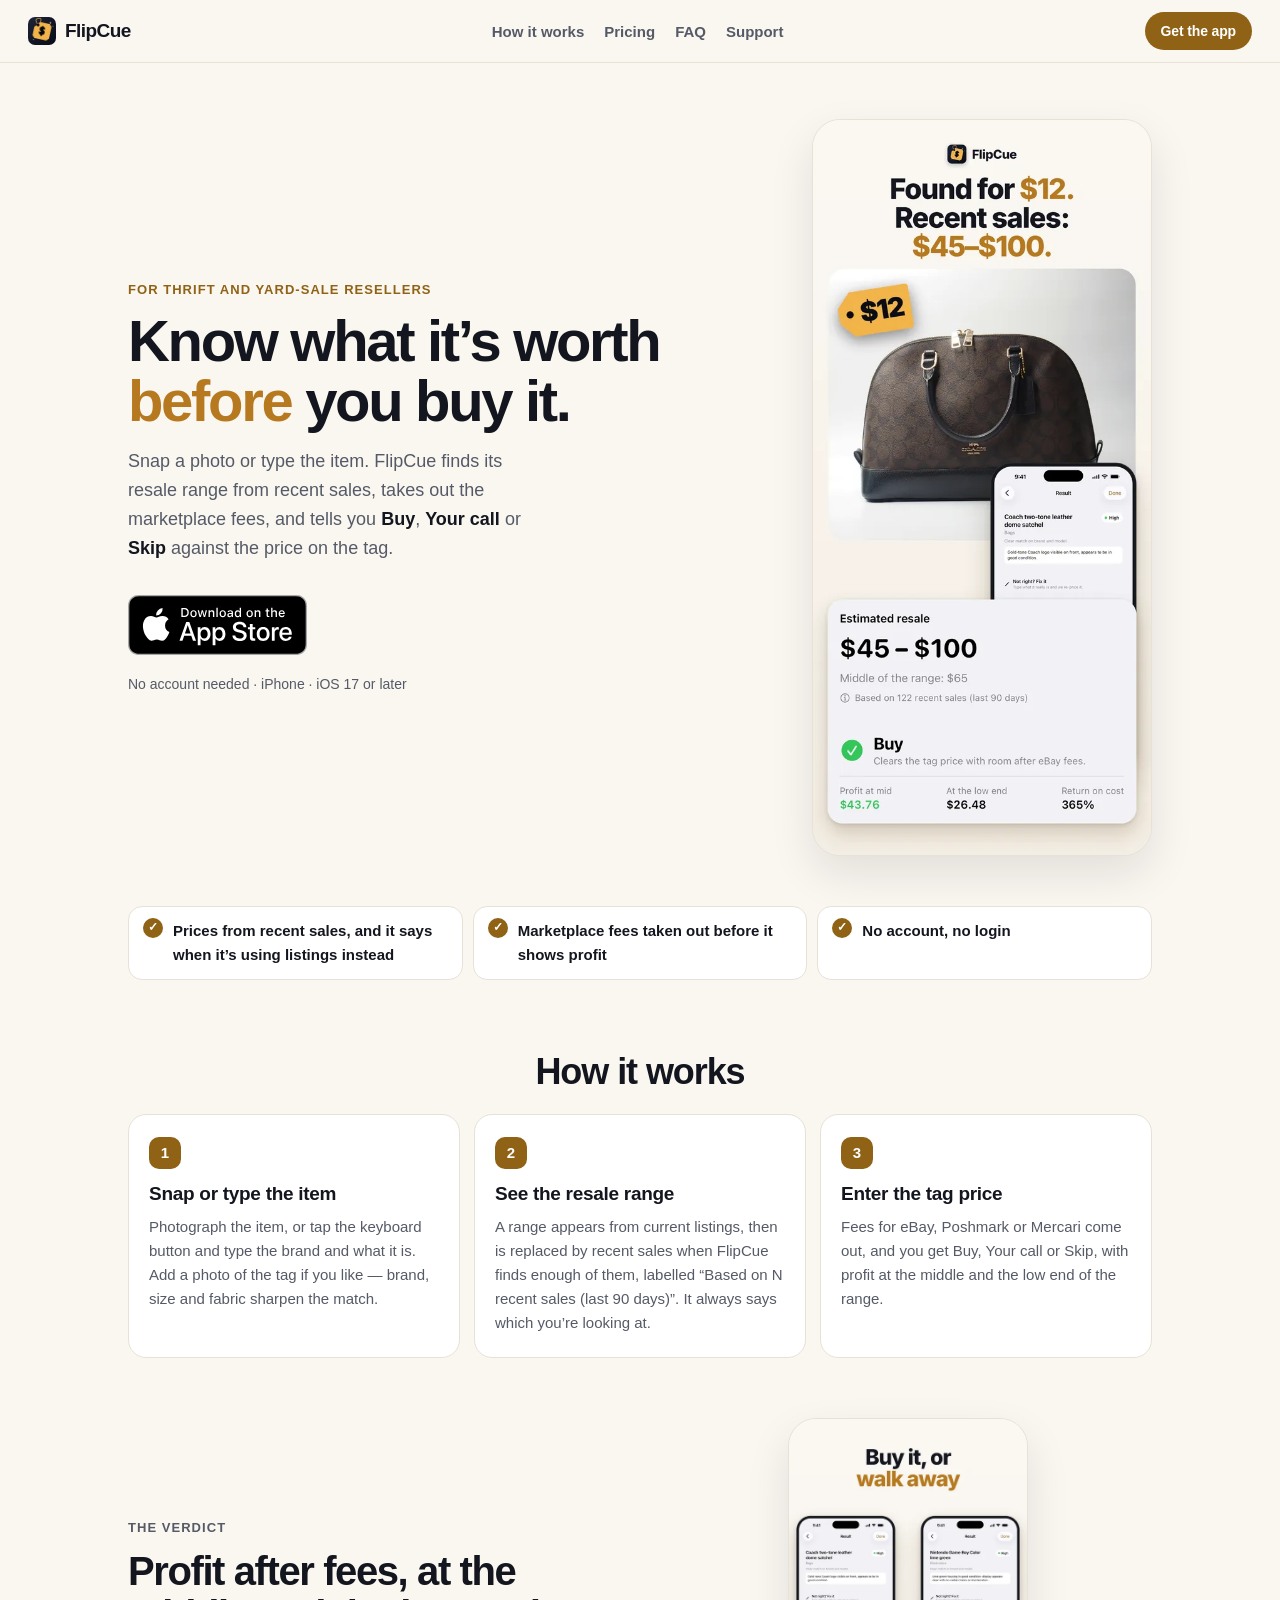
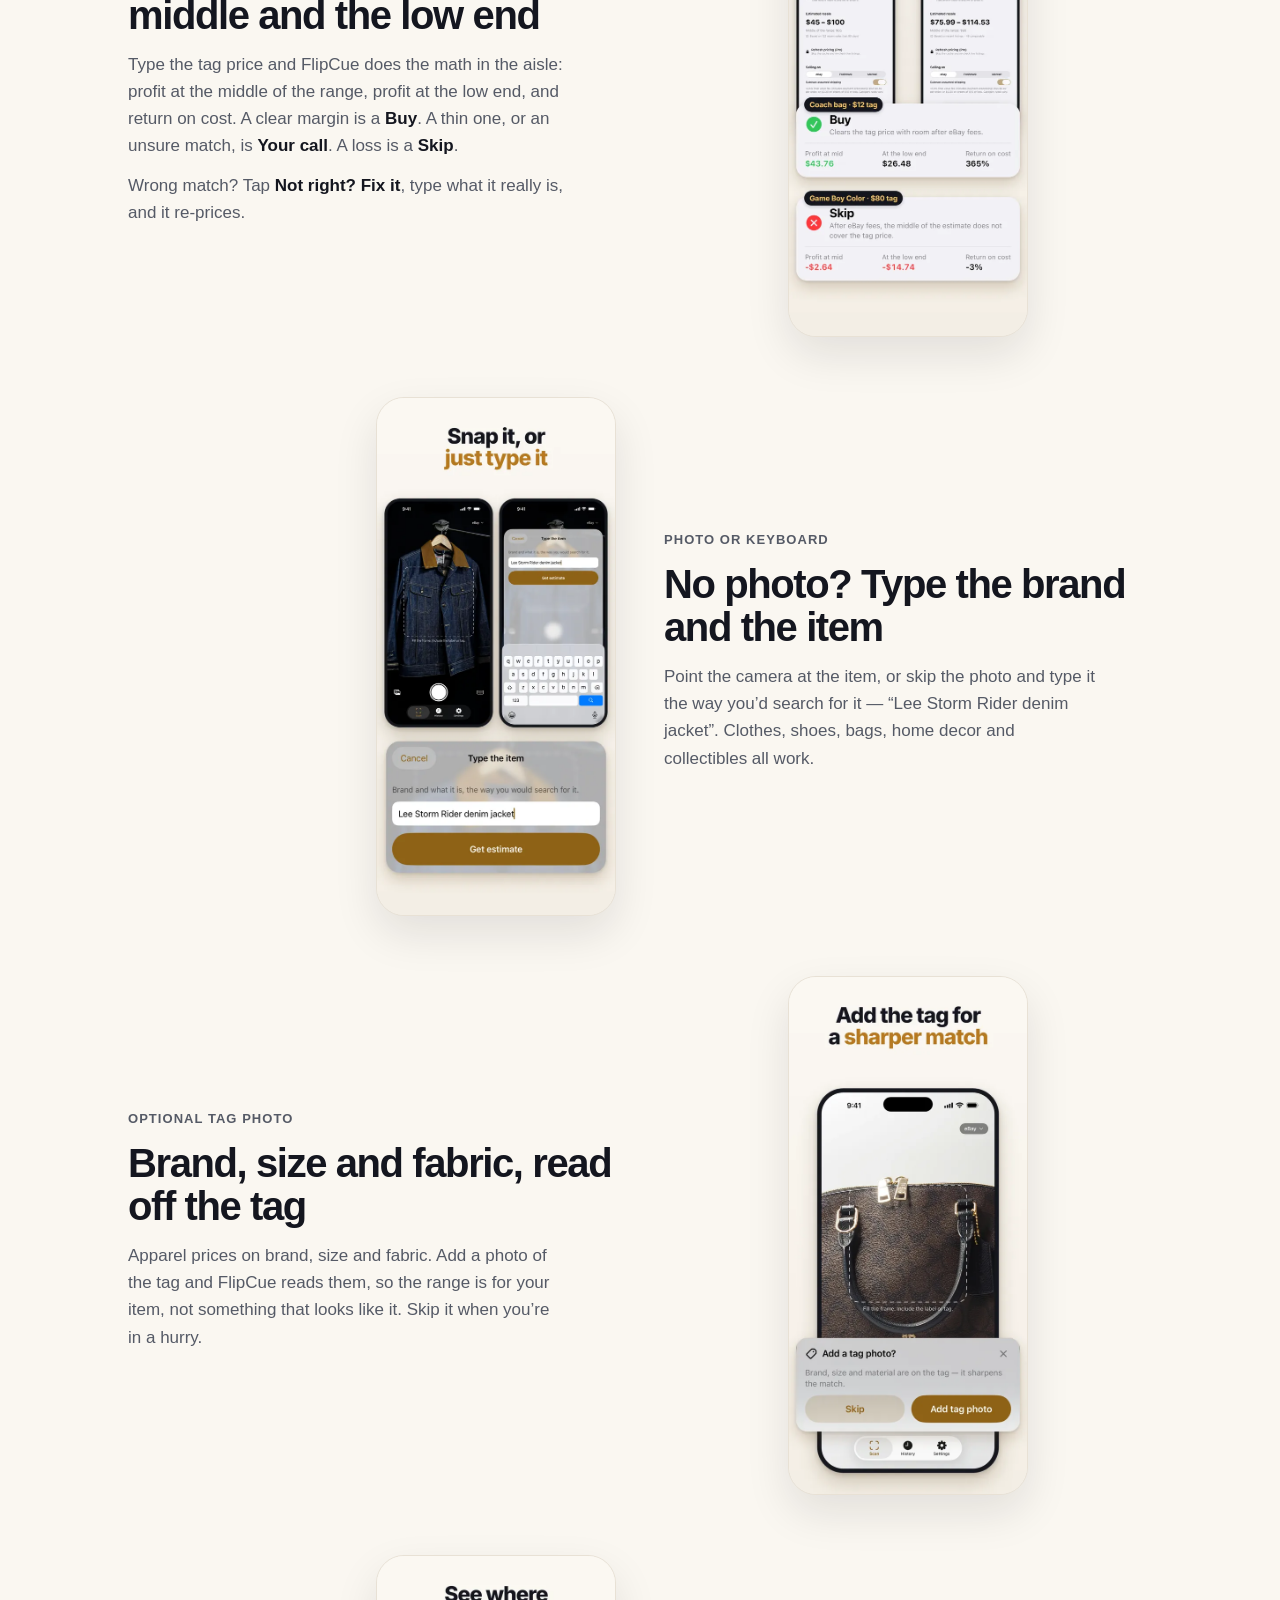
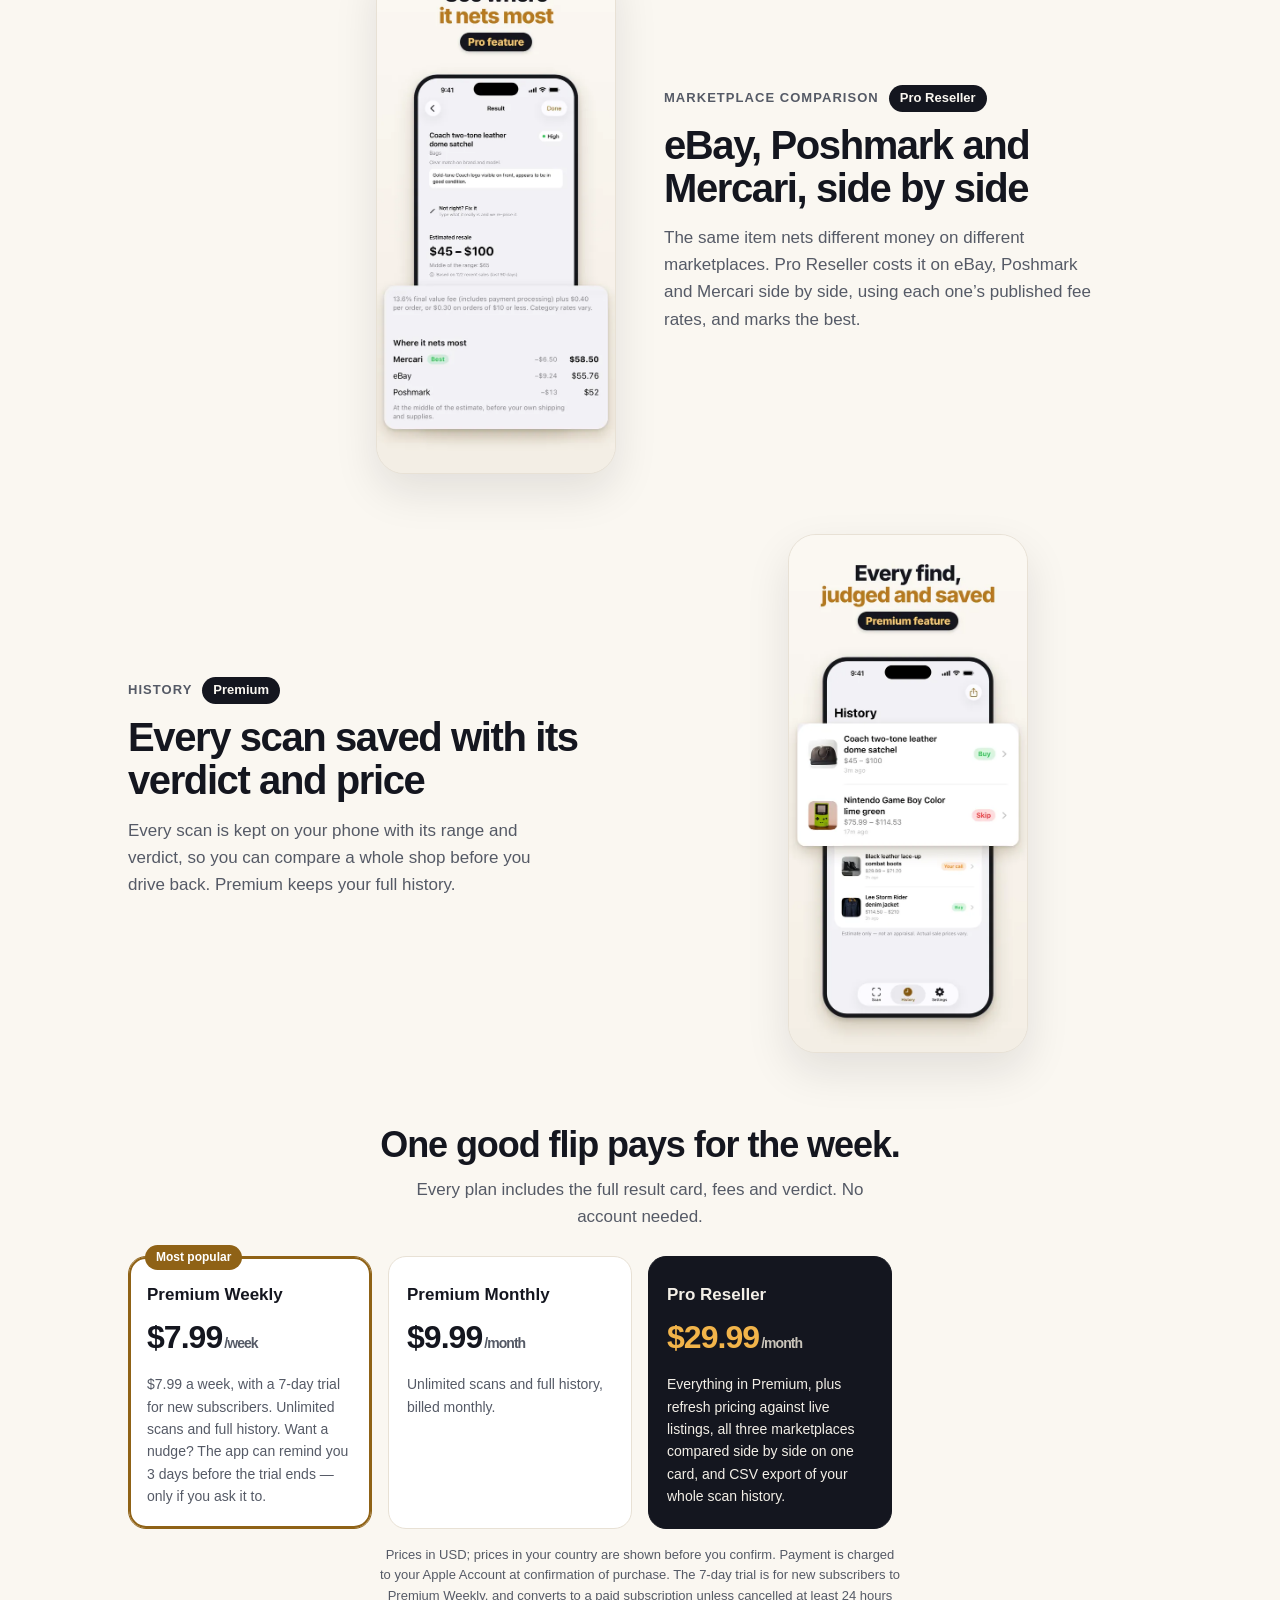
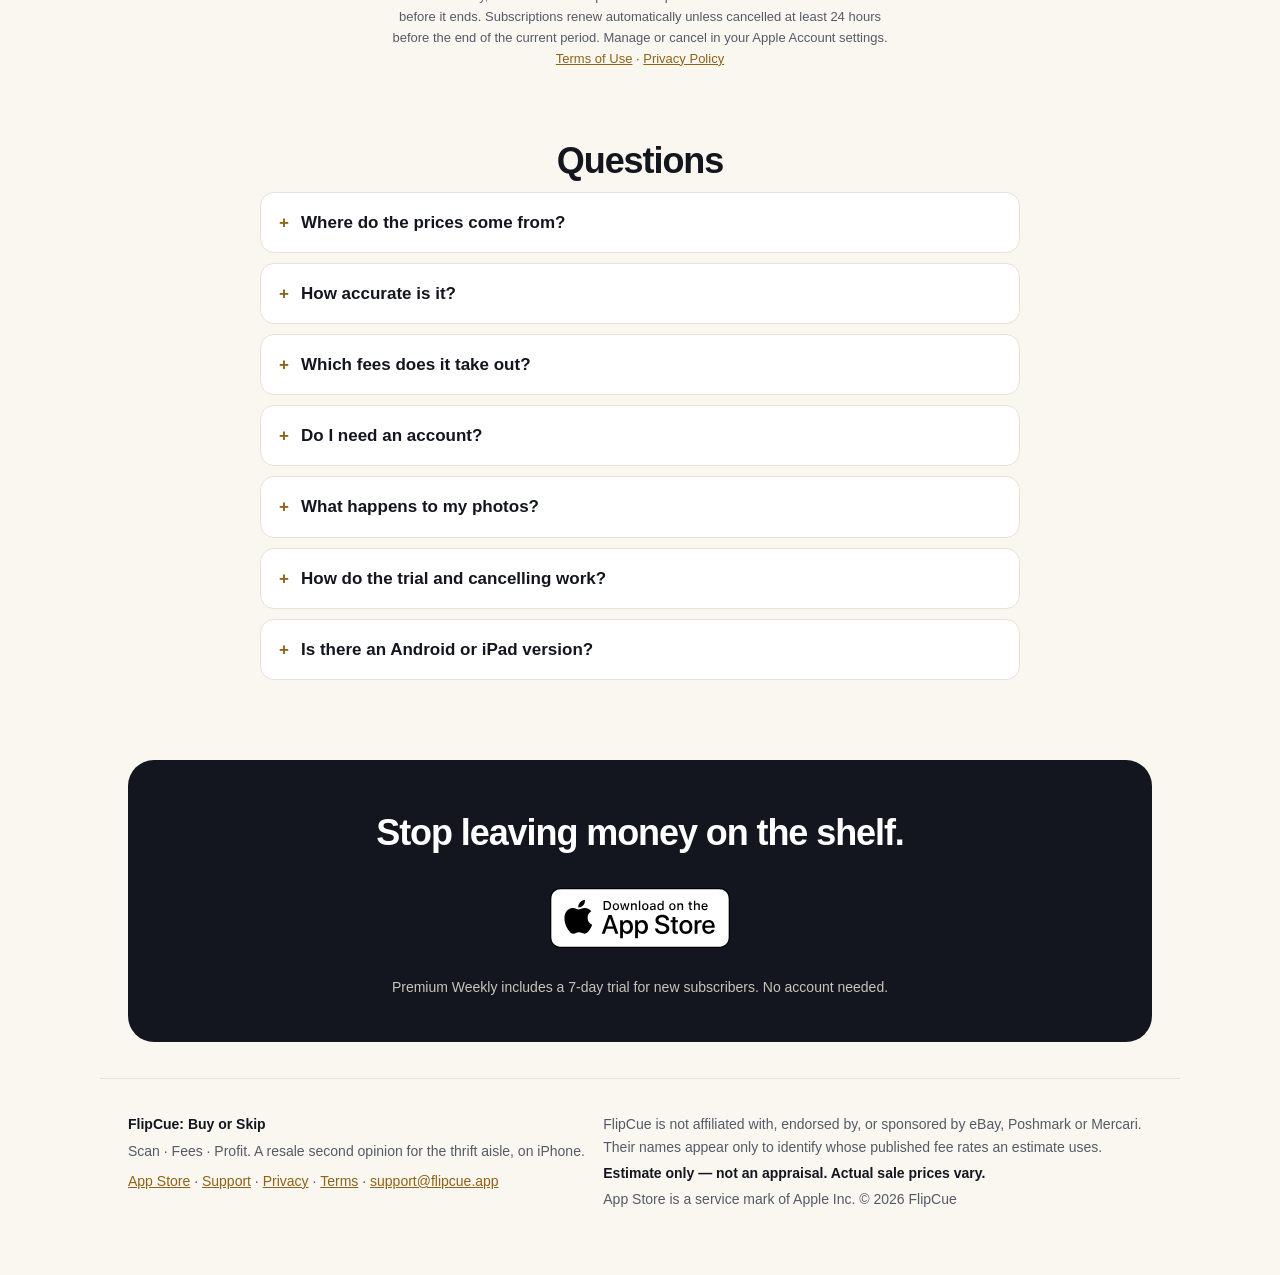
<file: index.html>
<!DOCTYPE html>
<html lang="en">
<head>
<meta charset="utf-8">
<meta name="viewport" content="width=device-width, initial-scale=1">
<title>FlipCue: Buy or Skip — know what a thrift find resells for</title>
<meta name="description" content="Snap or type a thrift find. FlipCue shows its resale range from recent sales, takes out marketplace fees and says Buy, Your call or Skip. For iPhone.">
<link rel="canonical" href="https://flipcue.app/">
<link rel="stylesheet" href="style.css">
<link rel="icon" href="img/icon-64.png" sizes="64x64" type="image/png">
<link rel="apple-touch-icon" href="img/apple-touch-icon.png">
<meta name="color-scheme" content="light dark">
<meta name="theme-color" content="#faf7f1" media="(prefers-color-scheme: light)">
<meta name="theme-color" content="#121318" media="(prefers-color-scheme: dark)">
<meta name="apple-itunes-app" content="app-id=6813861780">
<meta property="og:type" content="website">
<meta property="og:site_name" content="FlipCue">
<meta property="og:title" content="FlipCue: Buy or Skip — know what a thrift find resells for">
<meta property="og:description" content="Snap or type a thrift find. FlipCue shows its resale range from recent sales, takes out marketplace fees and says Buy, Your call or Skip. For iPhone.">
<meta property="og:url" content="https://flipcue.app/">
<meta property="og:image" content="https://flipcue.app/img/og.jpg">
<meta property="og:image:width" content="1200">
<meta property="og:image:height" content="630">
<meta property="og:image:alt" content="FlipCue on iPhone: a Coach bag found for $12 with recent sales of $45 to $100, a Buy or Skip verdict, where it nets most, and saved scan history.">
<meta name="twitter:card" content="summary_large_image">
<meta name="twitter:title" content="FlipCue: Buy or Skip — know what a thrift find resells for">
<meta name="twitter:description" content="Snap or type a thrift find. FlipCue shows its resale range from recent sales, takes out marketplace fees and says Buy, Your call or Skip. For iPhone.">
<meta name="twitter:image" content="https://flipcue.app/img/og.jpg">
<meta name="twitter:image:alt" content="FlipCue on iPhone: a Coach bag found for $12 with recent sales of $45 to $100, a Buy or Skip verdict, where it nets most, and saved scan history.">
<script type="application/ld+json">
{"@context": "https://schema.org", "@type": "SoftwareApplication",
 "name": "FlipCue: Buy or Skip", "operatingSystem": "iOS 17 or later",
 "applicationCategory": "ShoppingApplication", "url": "https://flipcue.app/",
 "downloadUrl": "https://apps.apple.com/app/id6813861780"}
</script>
</head>
<body>
<a class="skip" href="#main">Skip to content</a>
<header class="bar">
  <a class="wordmark" href="index.html"><img src="img/icon-64.png" alt="" width="28" height="28">FlipCue</a>
  <nav aria-label="Main"><a href="index.html#how">How it works</a><a href="index.html#pricing">Pricing</a><a href="index.html#faq">FAQ</a><a href="support.html">Support</a></nav>
  <a class="btn btn-small" href="https://apps.apple.com/app/id6813861780">Get the app</a>
</header>
<main id="main" class="wide">

<section class="hero">
  <div class="hero-text">
    <p class="kicker">For thrift and yard-sale resellers</p>
    <h1>Know what it&rsquo;s worth <em>before</em> you buy it.</h1>
    <p class="lede">Snap a photo or type the item. FlipCue finds its resale range
    from recent sales, takes out the marketplace fees, and tells you
    <strong>Buy</strong>, <strong>Your call</strong> or <strong>Skip</strong>
    against the price on the tag.</p>
    <p class="cta">
      <a class="store-badge" href="https://apps.apple.com/app/id6813861780"><img src="img/app-store-badge-black.svg" alt="Download on the App Store" width="180" height="60"></a>
      <span class="cta-note">No account needed · iPhone · iOS 17 or later</span>
    </p>
  </div>
  <figure class="hero-shot">
    <picture><source type="image/webp" srcset="img/shot-hero-540.webp 540w, img/shot-hero-900.webp 900w" sizes="(min-width: 900px) 340px, 78vw"><img src="img/shot-hero-900.jpg" alt="A Coach two-tone leather dome satchel with a $12 tag. FlipCue shows an estimated resale range of $45 to $100 based on 122 recent sales, and a Buy verdict: $43.76 profit at the middle of the range, $26.48 at the low end." width="900" height="1955" fetchpriority="high" decoding="async"></picture>
  </figure>
</section>

<ul class="trust" aria-label="At a glance">
  <li>Prices from recent sales, and it says when it&rsquo;s using listings instead</li>
  <li>Marketplace fees taken out before it shows profit</li>
  <li>No account, no login</li>
</ul>

<section class="steps" id="how" aria-labelledby="how-title">
  <h2 class="section-title" id="how-title">How it works</h2>
  <ol class="stepgrid">
    <li>
      <span class="num" aria-hidden="true">1</span>
      <h3>Snap or type the item</h3>
      <p>Photograph the item, or tap the keyboard button and type the brand and
      what it is. Add a photo of the tag if you like &mdash; brand, size and
      fabric sharpen the match.</p>
    </li>
    <li>
      <span class="num" aria-hidden="true">2</span>
      <h3>See the resale range</h3>
      <p>A range appears from current listings, then is replaced by recent
      sales when FlipCue finds enough of them, labelled &ldquo;Based on N recent
      sales (last 90 days)&rdquo;. It always says which you&rsquo;re looking at.</p>
    </li>
    <li>
      <span class="num" aria-hidden="true">3</span>
      <h3>Enter the tag price</h3>
      <p>Fees for eBay, Poshmark or Mercari come out, and you get Buy, Your call
      or Skip, with profit at the middle and the low end of the range.</p>
    </li>
  </ol>
</section>

<section class="feature">
  <div class="feature-text">
    <p class="kicker">The verdict</p>
    <h2>Profit after fees, at the middle and the low end</h2>
    <p>Type the tag price and FlipCue does the math in the aisle: profit at
    the middle of the range, profit at the low end, and return on cost. A clear
    margin is a <strong>Buy</strong>. A thin one, or an unsure match, is
    <strong>Your call</strong>. A loss is a <strong>Skip</strong>.</p>
    <p>Wrong match? Tap <strong>Not right? Fix it</strong>, type what it really
    is, and it re-prices.</p>
  </div>
  <figure class="feature-shot"><picture><source type="image/webp" srcset="img/shot-verdict-540.webp 540w, img/shot-verdict-900.webp 900w" sizes="(min-width: 900px) 340px, 78vw"><img src="img/shot-verdict-900.jpg" alt="Two results side by side. A Coach bag at a $12 tag is a Buy, with $43.76 profit at the middle of the range after eBay fees. A Nintendo Game Boy Color at an $80 tag is a Skip, losing $2.64 at the middle and $14.74 at the low end." width="900" height="1955" loading="lazy" decoding="async"></picture></figure>
</section>

<section class="feature flip">
  <div class="feature-text">
    <p class="kicker">Photo or keyboard</p>
    <h2>No photo? Type the brand and the item</h2>
    <p>Point the camera at the item, or skip the photo and type it the way
    you&rsquo;d search for it &mdash; &ldquo;Lee Storm Rider denim jacket&rdquo;. Clothes,
    shoes, bags, home decor and collectibles all work.</p>
  </div>
  <figure class="feature-shot"><picture><source type="image/webp" srcset="img/shot-type-540.webp 540w, img/shot-type-900.webp 900w" sizes="(min-width: 900px) 340px, 78vw"><img src="img/shot-type-900.jpg" alt="The scanner pointed at a denim jacket on a hanger, and the Type the item sheet with Lee Storm Rider denim jacket typed in above a Get estimate button." width="900" height="1955" loading="lazy" decoding="async"></picture></figure>
</section>

<section class="feature">
  <div class="feature-text">
    <p class="kicker">Optional tag photo</p>
    <h2>Brand, size and fabric, read off the tag</h2>
    <p>Apparel prices on brand, size and fabric. Add a photo of the tag and
    FlipCue reads them, so the range is for your item, not something that looks
    like it. Skip it when you&rsquo;re in a hurry.</p>
  </div>
  <figure class="feature-shot"><picture><source type="image/webp" srcset="img/shot-tag-540.webp 540w, img/shot-tag-900.webp 900w" sizes="(min-width: 900px) 340px, 78vw"><img src="img/shot-tag-900.jpg" alt="The scanner over a brown monogram handbag, with the Add a tag photo prompt: brand, size and material are on the tag, and it sharpens the match. Buttons read Skip and Add tag photo." width="900" height="1955" loading="lazy" decoding="async"></picture></figure>
</section>

<section class="feature flip">
  <div class="feature-text">
    <p class="kicker">Marketplace comparison<span class="pill">Pro Reseller</span></p>
    <h2>eBay, Poshmark and Mercari, side by side</h2>
    <p>The same item nets different money on different marketplaces. Pro
    Reseller costs it on eBay, Poshmark and Mercari side by side, using each
    one&rsquo;s published fee rates, and marks the best.</p>
  </div>
  <figure class="feature-shot"><picture><source type="image/webp" srcset="img/shot-nets-most-540.webp 540w, img/shot-nets-most-900.webp 900w" sizes="(min-width: 900px) 340px, 78vw"><img src="img/shot-nets-most-900.jpg" alt="A Pro Reseller result for the Coach bag, estimated at $45 to $100 from 122 recent sales. Where it nets most, at the middle of the estimate: Mercari $58.50, marked best, eBay $55.76, Poshmark $52." width="900" height="1955" loading="lazy" decoding="async"></picture></figure>
</section>

<section class="feature">
  <div class="feature-text">
    <p class="kicker">History<span class="pill">Premium</span></p>
    <h2>Every scan saved with its verdict and price</h2>
    <p>Every scan is kept on your phone with its range and verdict, so you
    can compare a whole shop before you drive back. Premium keeps your full
    history.</p>
  </div>
  <figure class="feature-shot"><picture><source type="image/webp" srcset="img/shot-history-540.webp 540w, img/shot-history-900.webp 900w" sizes="(min-width: 900px) 340px, 78vw"><img src="img/shot-history-900.jpg" alt="Scan history with four finds, each with its range and verdict: a Coach satchel, Buy; a Game Boy Color, Skip; black combat boots, Your call; a Lee Storm Rider denim jacket, Buy." width="900" height="1955" loading="lazy" decoding="async"></picture></figure>
</section>

<section class="pricing" id="pricing" aria-labelledby="pricing-title">
  <h2 class="section-title" id="pricing-title">One good flip pays for the week.</h2>
  <p class="section-lede">Every plan includes the full result card, fees and verdict.
  No account needed.</p>
  <div class="plans">
    <div class="plan featured">
      <p class="tag">Most popular</p>
      <h3>Premium Weekly</h3>
      <p class="price">$7.99<span>/week</span></p>
      <p>$7.99 a week, with a 7-day trial for new subscribers. Unlimited
      scans and full history. Want a nudge? The app can remind you 3 days before the
      trial ends &mdash; only if you ask it to.</p>
    </div>
    <div class="plan">
      <h3>Premium Monthly</h3>
      <p class="price">$9.99<span>/month</span></p>
      <p>Unlimited scans and full history, billed monthly.</p>
    </div>
    <div class="plan pro">
      <h3>Pro Reseller</h3>
      <p class="price">$29.99<span>/month</span></p>
      <p>Everything in Premium, plus refresh pricing against live listings, all
      three marketplaces compared side by side on one card, and CSV export of
      your whole scan history.</p>
    </div>
  </div>
  <p class="fineprint">Prices in USD; prices in your country are shown before
  you confirm. Payment is charged to your Apple Account at confirmation of
  purchase. The 7-day trial is for new subscribers to Premium Weekly, and
  converts to a paid subscription unless cancelled at least 24 hours before it
  ends. Subscriptions renew automatically unless cancelled at least 24 hours
  before the end of the current period. Manage or cancel in your Apple Account
  settings. <a href="terms.html">Terms of Use</a> &middot;
  <a href="privacy.html">Privacy Policy</a></p>
</section>

<section class="faq" id="faq" aria-labelledby="faq-title">
  <h2 class="section-title" id="faq-title">Questions</h2>
  <details>
    <summary>Where do the prices come from?</summary>
    <p>From recent sales and current listings across major resale
    marketplaces. FlipCue shows a range from current listings first, then
    replaces it with recent sales from the last 90 days when it finds enough
    of them. The card always says which: &ldquo;Based on N recent sales (last 90
    days)&rdquo;, or based on recent listings.</p>
  </details>
  <details>
    <summary>How accurate is it?</summary>
    <p>It is an estimate only, not an appraisal. Condition, size, completeness
    and timing move the real price, and actual sale prices vary. FlipCue shows
    how confident it is about the identification, and judges the low end of
    the range as well as the middle, so a thin margin is never called a
    clean Buy.</p>
  </details>
  <details>
    <summary>Which fees does it take out?</summary>
    <p>eBay&rsquo;s final value fee plus per-order fee, Poshmark&rsquo;s flat fee
    under $15 or 20% above it, and Mercari&rsquo;s selling fee, each checked
    against the marketplace&rsquo;s own published rates. Category and seller-status
    variations exist; check your own account for what you will actually pay.</p>
  </details>
  <details>
    <summary>Do I need an account?</summary>
    <p>No. There is no account, no login and no email to give. Your scan
    history stays on your phone.</p>
  </details>
  <details>
    <summary>What happens to my photos?</summary>
    <p>A photo is sent to identify the item and is not stored. The
    <a href="privacy.html">Privacy Policy</a> sets out exactly what is
    handled.</p>
  </details>
  <details>
    <summary>How do the trial and cancelling work?</summary>
    <p>Premium Weekly starts with a 7-day trial for new subscribers:
    nothing is charged for 7 days, then it is $7.99 a week unless you cancel at
    least 24 hours before the trial ends. Cancel in the iPhone Settings app: tap
    your name, then Subscriptions. Refunds are handled by Apple.</p>
  </details>
  <details>
    <summary>Is there an Android or iPad version?</summary>
    <p>Not yet. FlipCue is for iPhone, iOS 17 or later.</p>
  </details>
</section>

<section class="cta-band">
  <h2>Stop leaving money on the shelf.</h2>
  <p><a class="store-badge" href="https://apps.apple.com/app/id6813861780"><img src="img/app-store-badge-white.svg" alt="Download on the App Store" width="180" height="60"></a></p>
  <p class="cta-note">Premium Weekly includes a 7-day trial for new subscribers. No account needed.</p>
</section>

</main>
<footer>
  <div class="footgrid">
    <div>
      <p class="wordmark-foot">FlipCue: Buy or Skip</p>
      <p>Scan · Fees · Profit. A resale second opinion for the thrift aisle, on iPhone.</p>
      <p class="footlinks"><a href="https://apps.apple.com/app/id6813861780">App Store</a> · <a href="support.html">Support</a> · <a href="privacy.html">Privacy</a> · <a href="terms.html">Terms</a> · <a href="mailto:support@flipcue.app">support@flipcue.app</a></p>
    </div>
    <div>
      <p>FlipCue is not affiliated with, endorsed by, or sponsored by eBay, Poshmark or Mercari. Their names appear only to identify whose published fee rates an estimate uses.</p>
      <p class="disclaimer">Estimate only — not an appraisal. Actual sale prices vary.</p>
      <p>App Store is a service mark of Apple Inc. &copy; 2026 FlipCue</p>
    </div>
  </div>
</footer>
</body>
</html>
</file>
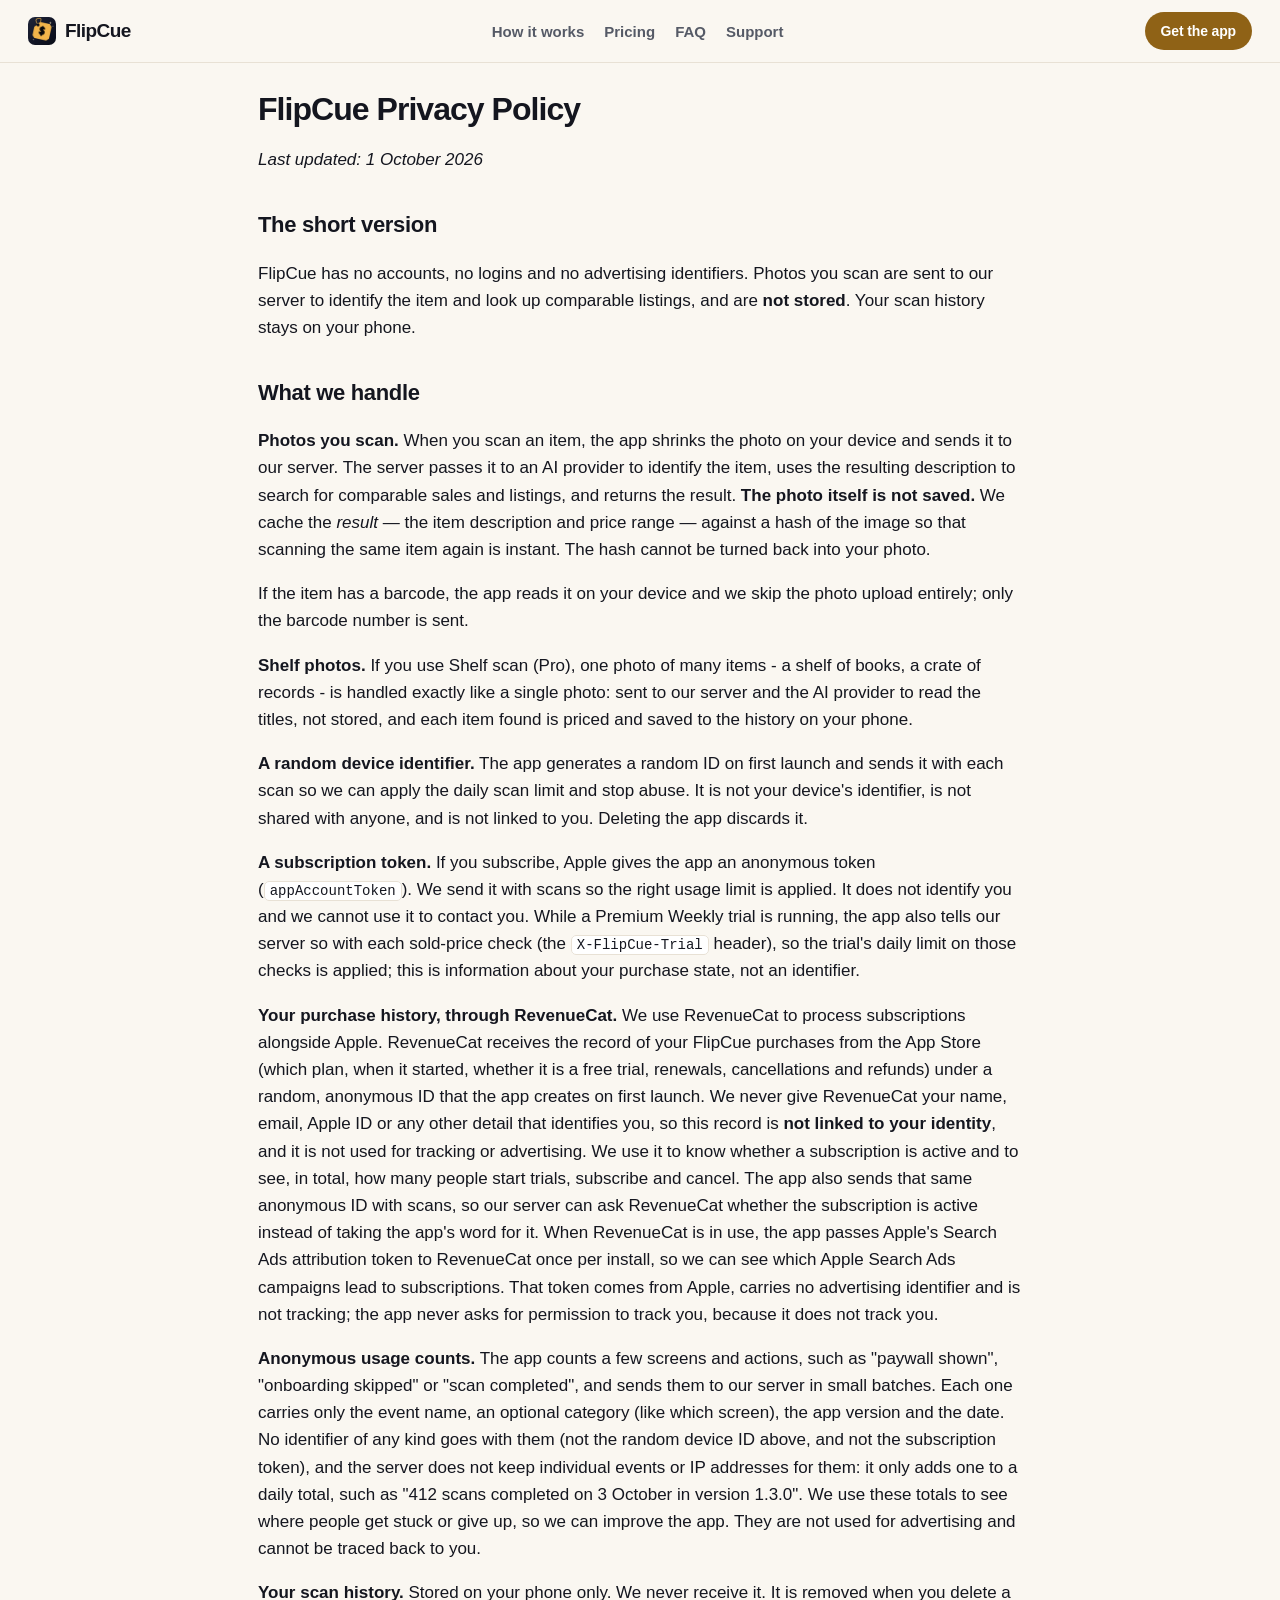
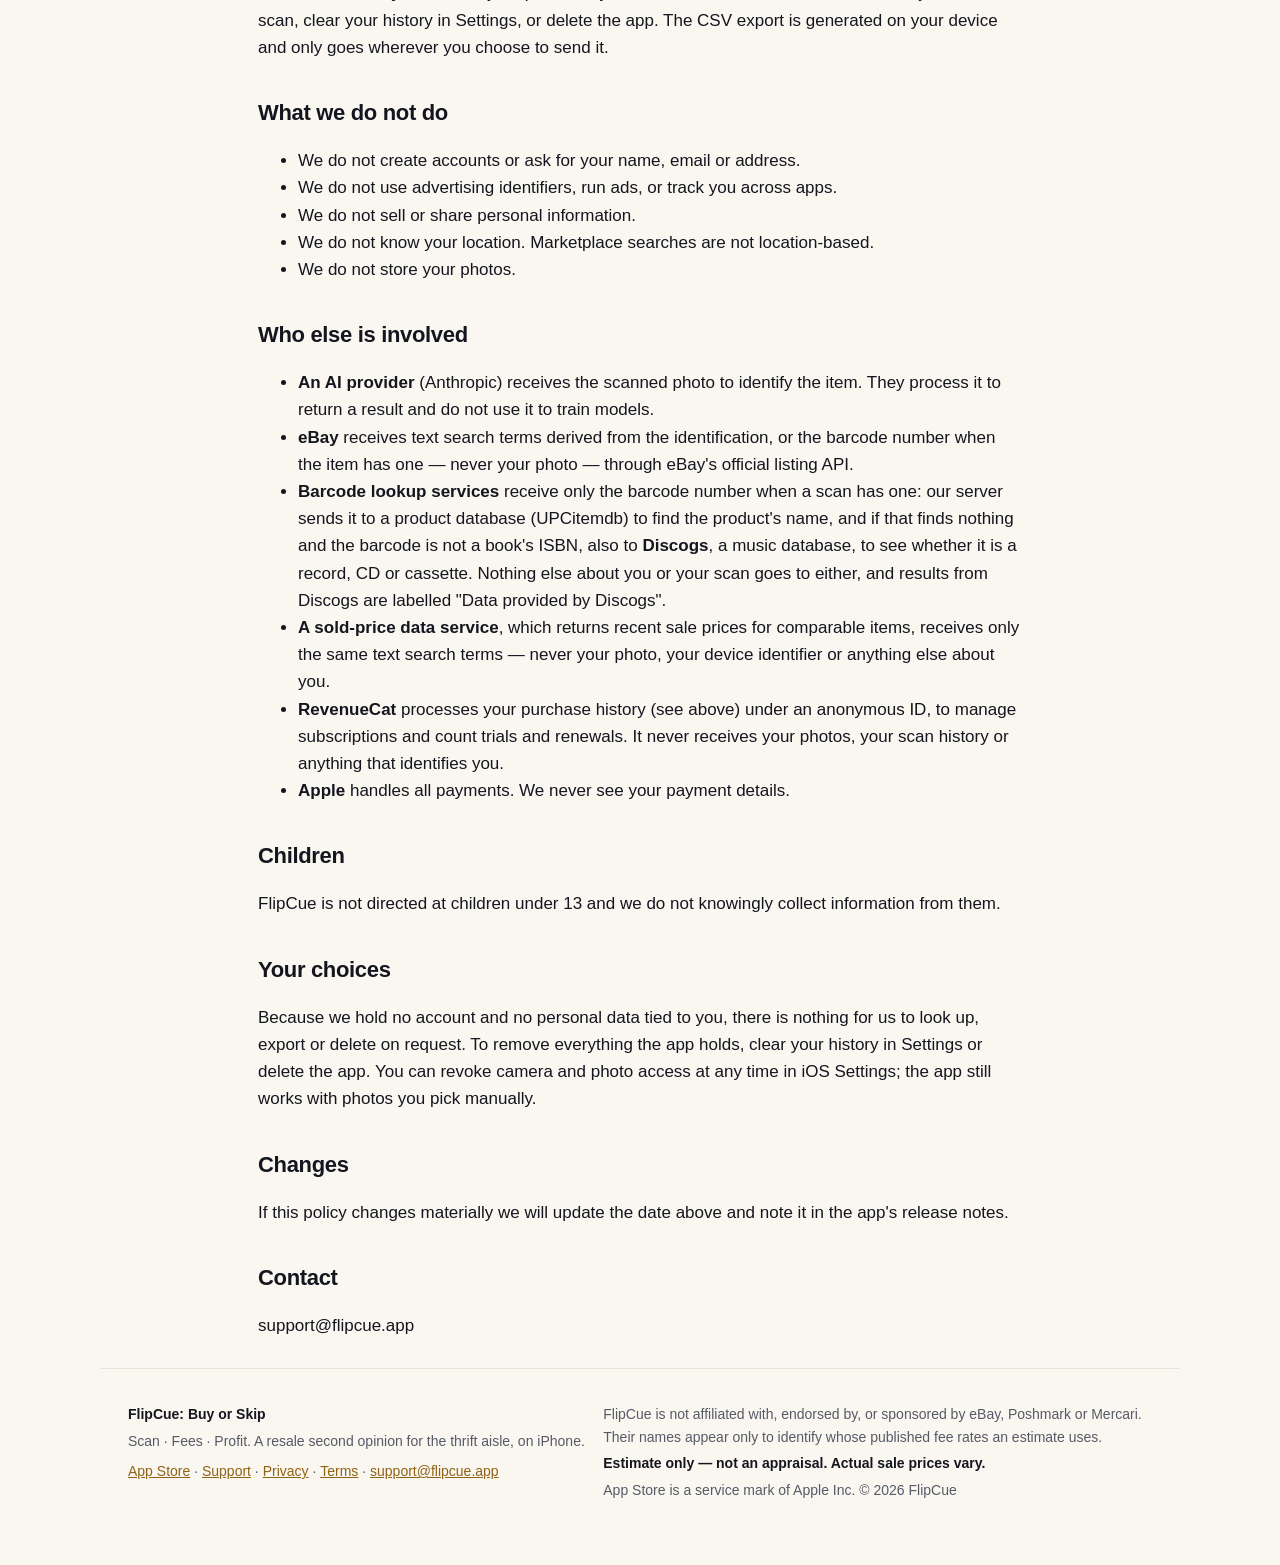
<file: privacy.html>
<!DOCTYPE html>
<html lang="en">
<head>
<meta charset="utf-8">
<meta name="viewport" content="width=device-width, initial-scale=1">
<title>Privacy Policy · FlipCue</title>
<meta name="description" content="FlipCue privacy policy.">
<link rel="canonical" href="https://flipcue.app/privacy.html">
<link rel="stylesheet" href="style.css">
<link rel="icon" href="img/icon-64.png" sizes="64x64" type="image/png">
<link rel="apple-touch-icon" href="img/apple-touch-icon.png">
<meta name="color-scheme" content="light dark">
<meta name="theme-color" content="#faf7f1" media="(prefers-color-scheme: light)">
<meta name="theme-color" content="#121318" media="(prefers-color-scheme: dark)">
<meta name="apple-itunes-app" content="app-id=6813861780">
<meta property="og:type" content="website">
<meta property="og:site_name" content="FlipCue">
<meta property="og:title" content="Privacy Policy · FlipCue">
<meta property="og:description" content="FlipCue privacy policy.">
<meta property="og:url" content="https://flipcue.app/privacy.html">
<meta property="og:image" content="https://flipcue.app/img/og.jpg">
<meta property="og:image:width" content="1200">
<meta property="og:image:height" content="630">
<meta property="og:image:alt" content="FlipCue on iPhone: a Coach bag found for $12 with recent sales of $45 to $100, a Buy or Skip verdict, where it nets most, and saved scan history.">
<meta name="twitter:card" content="summary_large_image">
<meta name="twitter:title" content="Privacy Policy · FlipCue">
<meta name="twitter:description" content="FlipCue privacy policy.">
<meta name="twitter:image" content="https://flipcue.app/img/og.jpg">
<meta name="twitter:image:alt" content="FlipCue on iPhone: a Coach bag found for $12 with recent sales of $45 to $100, a Buy or Skip verdict, where it nets most, and saved scan history.">
</head>
<body>
<a class="skip" href="#main">Skip to content</a>
<header class="bar">
  <a class="wordmark" href="index.html"><img src="img/icon-64.png" alt="" width="28" height="28">FlipCue</a>
  <nav aria-label="Main"><a href="index.html#how">How it works</a><a href="index.html#pricing">Pricing</a><a href="index.html#faq">FAQ</a><a href="support.html">Support</a></nav>
  <a class="btn btn-small" href="https://apps.apple.com/app/id6813861780">Get the app</a>
</header>
<main id="main">
<h1>FlipCue Privacy Policy</h1>
<p><em>Last updated: 1 October 2026</em></p>
<h2>The short version</h2>
<p>FlipCue has no accounts, no logins and no advertising identifiers. Photos you scan are sent to our server to identify the item and look up comparable listings, and are <strong>not stored</strong>. Your scan history stays on your phone.</p>
<h2>What we handle</h2>
<p><strong>Photos you scan.</strong> When you scan an item, the app shrinks the photo on your device and sends it to our server. The server passes it to an AI provider to identify the item, uses the resulting description to search for comparable sales and listings, and returns the result. <strong>The photo itself is not saved.</strong> We cache the <em>result</em> — the item description and price range — against a hash of the image so that scanning the same item again is instant. The hash cannot be turned back into your photo.</p>
<p>If the item has a barcode, the app reads it on your device and we skip the photo upload entirely; only the barcode number is sent.</p>
<p><strong>Shelf photos.</strong> If you use Shelf scan (Pro), one photo of many items - a shelf of books, a crate of records - is handled exactly like a single photo: sent to our server and the AI provider to read the titles, not stored, and each item found is priced and saved to the history on your phone.</p>
<p><strong>A random device identifier.</strong> The app generates a random ID on first launch and sends it with each scan so we can apply the daily scan limit and stop abuse. It is not your device&#x27;s identifier, is not shared with anyone, and is not linked to you. Deleting the app discards it.</p>
<p><strong>A subscription token.</strong> If you subscribe, Apple gives the app an anonymous token (<code>appAccountToken</code>). We send it with scans so the right usage limit is applied. It does not identify you and we cannot use it to contact you. While a Premium Weekly trial is running, the app also tells our server so with each sold-price check (the <code>X-FlipCue-Trial</code> header), so the trial&#x27;s daily limit on those checks is applied; this is information about your purchase state, not an identifier.</p>
<p><strong>Your purchase history, through RevenueCat.</strong> We use RevenueCat to process subscriptions alongside Apple. RevenueCat receives the record of your FlipCue purchases from the App Store (which plan, when it started, whether it is a free trial, renewals, cancellations and refunds) under a random, anonymous ID that the app creates on first launch. We never give RevenueCat your name, email, Apple ID or any other detail that identifies you, so this record is <strong>not linked to your identity</strong>, and it is not used for tracking or advertising. We use it to know whether a subscription is active and to see, in total, how many people start trials, subscribe and cancel. The app also sends that same anonymous ID with scans, so our server can ask RevenueCat whether the subscription is active instead of taking the app&#x27;s word for it. When RevenueCat is in use, the app passes Apple&#x27;s Search Ads attribution token to RevenueCat once per install, so we can see which Apple Search Ads campaigns lead to subscriptions. That token comes from Apple, carries no advertising identifier and is not tracking; the app never asks for permission to track you, because it does not track you.</p>
<p><strong>Anonymous usage counts.</strong> The app counts a few screens and actions, such as &quot;paywall shown&quot;, &quot;onboarding skipped&quot; or &quot;scan completed&quot;, and sends them to our server in small batches. Each one carries only the event name, an optional category (like which screen), the app version and the date. No identifier of any kind goes with them (not the random device ID above, and not the subscription token), and the server does not keep individual events or IP addresses for them: it only adds one to a daily total, such as &quot;412 scans completed on 3 October in version 1.3.0&quot;. We use these totals to see where people get stuck or give up, so we can improve the app. They are not used for advertising and cannot be traced back to you.</p>
<p><strong>Your scan history.</strong> Stored on your phone only. We never receive it. It is removed when you delete a scan, clear your history in Settings, or delete the app. The CSV export is generated on your device and only goes wherever you choose to send it.</p>
<h2>What we do not do</h2>
<ul>
<li>We do not create accounts or ask for your name, email or address.</li>
<li>We do not use advertising identifiers, run ads, or track you across apps.</li>
<li>We do not sell or share personal information.</li>
<li>We do not know your location. Marketplace searches are not location-based.</li>
<li>We do not store your photos.</li>
</ul>
<h2>Who else is involved</h2>
<ul>
<li><strong>An AI provider</strong> (Anthropic) receives the scanned photo to identify the item. They process it to return a result and do not use it to train models.</li>
<li><strong>eBay</strong> receives text search terms derived from the identification, or the barcode number when the item has one — never your photo — through eBay&#x27;s official listing API.</li>
<li><strong>Barcode lookup services</strong> receive only the barcode number when a scan has one: our server sends it to a product database (UPCitemdb) to find the product&#x27;s name, and if that finds nothing and the barcode is not a book&#x27;s ISBN, also to <strong>Discogs</strong>, a music database, to see whether it is a record, CD or cassette. Nothing else about you or your scan goes to either, and results from Discogs are labelled &quot;Data provided by Discogs&quot;.</li>
<li><strong>A sold-price data service</strong>, which returns recent sale prices for comparable items, receives only the same text search terms — never your photo, your device identifier or anything else about you.</li>
<li><strong>RevenueCat</strong> processes your purchase history (see above) under an anonymous ID, to manage subscriptions and count trials and renewals. It never receives your photos, your scan history or anything that identifies you.</li>
<li><strong>Apple</strong> handles all payments. We never see your payment details.</li>
</ul>
<h2>Children</h2>
<p>FlipCue is not directed at children under 13 and we do not knowingly collect information from them.</p>
<h2>Your choices</h2>
<p>Because we hold no account and no personal data tied to you, there is nothing for us to look up, export or delete on request. To remove everything the app holds, clear your history in Settings or delete the app. You can revoke camera and photo access at any time in iOS Settings; the app still works with photos you pick manually.</p>
<h2>Changes</h2>
<p>If this policy changes materially we will update the date above and note it in the app&#x27;s release notes.</p>
<h2>Contact</h2>
<p>support@flipcue.app</p>
</main>
<footer>
  <div class="footgrid">
    <div>
      <p class="wordmark-foot">FlipCue: Buy or Skip</p>
      <p>Scan · Fees · Profit. A resale second opinion for the thrift aisle, on iPhone.</p>
      <p class="footlinks"><a href="https://apps.apple.com/app/id6813861780">App Store</a> · <a href="support.html">Support</a> · <a href="privacy.html">Privacy</a> · <a href="terms.html">Terms</a> · <a href="mailto:support@flipcue.app">support@flipcue.app</a></p>
    </div>
    <div>
      <p>FlipCue is not affiliated with, endorsed by, or sponsored by eBay, Poshmark or Mercari. Their names appear only to identify whose published fee rates an estimate uses.</p>
      <p class="disclaimer">Estimate only — not an appraisal. Actual sale prices vary.</p>
      <p>App Store is a service mark of Apple Inc. &copy; 2026 FlipCue</p>
    </div>
  </div>
</footer>
</body>
</html>
</file>
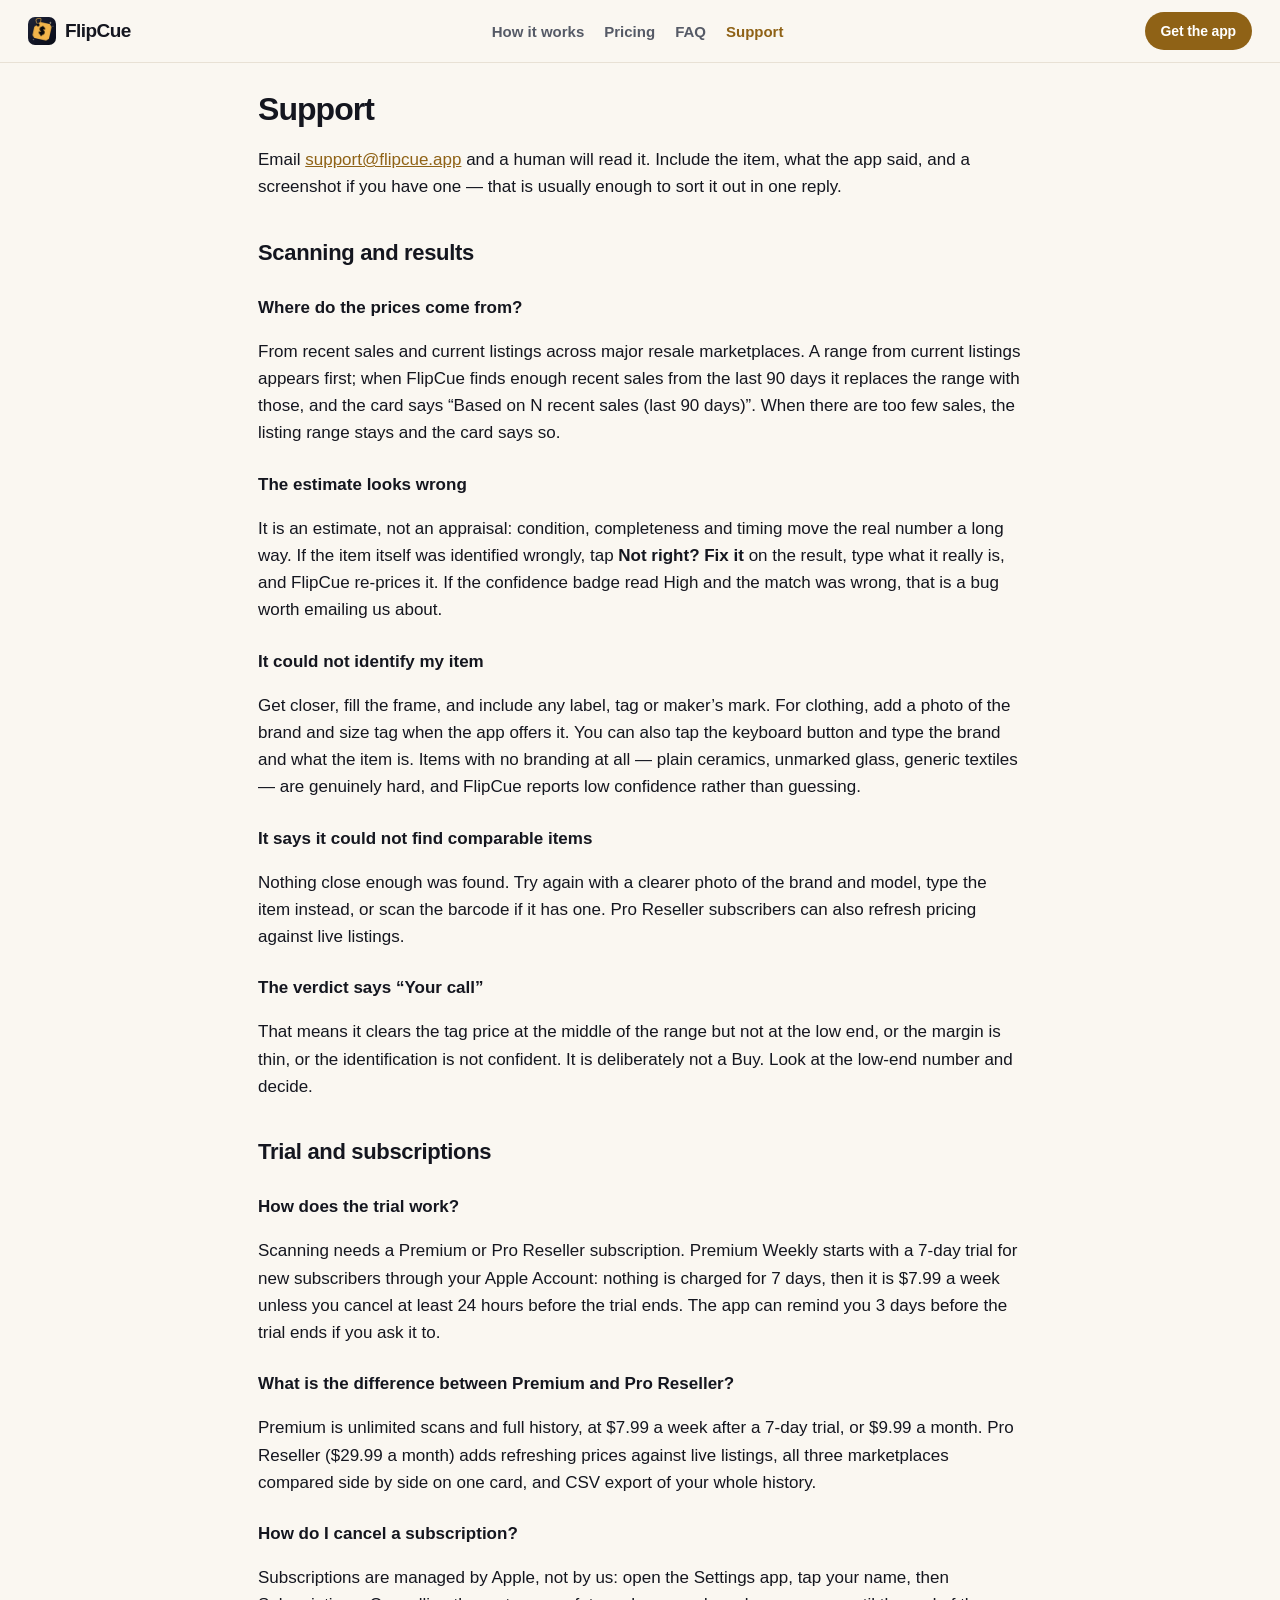
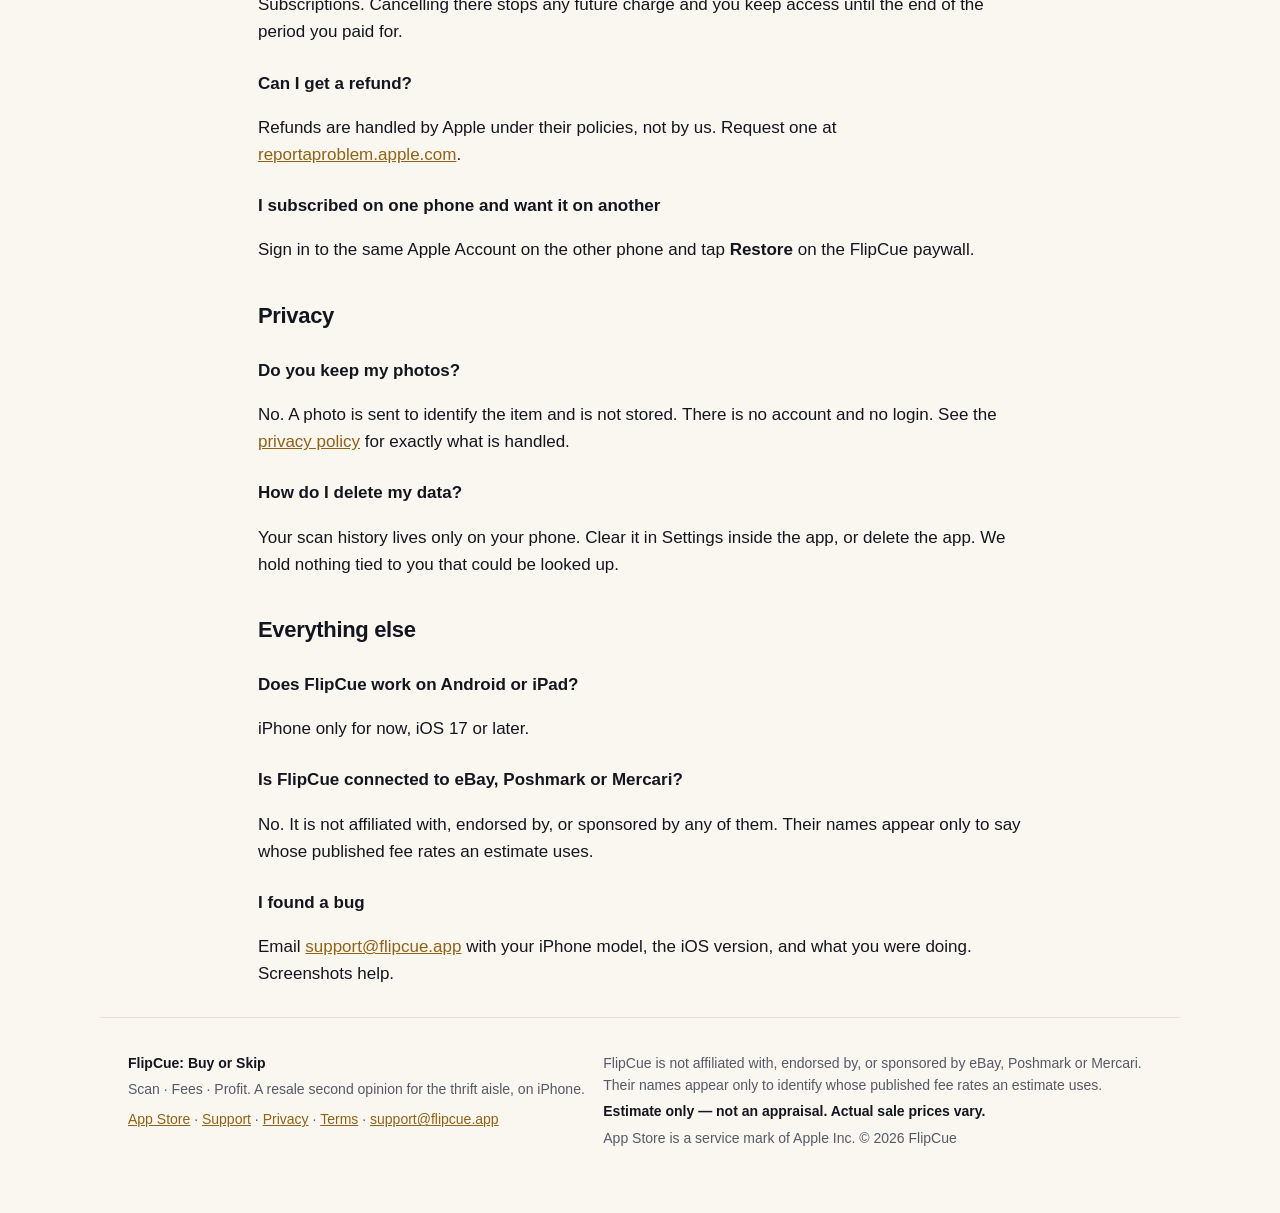
<file: support.html>
<!DOCTYPE html>
<html lang="en">
<head>
<meta charset="utf-8">
<meta name="viewport" content="width=device-width, initial-scale=1">
<title>Support · FlipCue</title>
<meta name="description" content="FlipCue support: estimates, identification, the trial, subscriptions, cancelling, refunds and privacy.">
<link rel="canonical" href="https://flipcue.app/support.html">
<link rel="stylesheet" href="style.css">
<link rel="icon" href="img/icon-64.png" sizes="64x64" type="image/png">
<link rel="apple-touch-icon" href="img/apple-touch-icon.png">
<meta name="color-scheme" content="light dark">
<meta name="theme-color" content="#faf7f1" media="(prefers-color-scheme: light)">
<meta name="theme-color" content="#121318" media="(prefers-color-scheme: dark)">
<meta name="apple-itunes-app" content="app-id=6813861780">
<meta property="og:type" content="website">
<meta property="og:site_name" content="FlipCue">
<meta property="og:title" content="Support · FlipCue">
<meta property="og:description" content="FlipCue support: estimates, identification, the trial, subscriptions, cancelling, refunds and privacy.">
<meta property="og:url" content="https://flipcue.app/support.html">
<meta property="og:image" content="https://flipcue.app/img/og.jpg">
<meta property="og:image:width" content="1200">
<meta property="og:image:height" content="630">
<meta property="og:image:alt" content="FlipCue on iPhone: a Coach bag found for $12 with recent sales of $45 to $100, a Buy or Skip verdict, where it nets most, and saved scan history.">
<meta name="twitter:card" content="summary_large_image">
<meta name="twitter:title" content="Support · FlipCue">
<meta name="twitter:description" content="FlipCue support: estimates, identification, the trial, subscriptions, cancelling, refunds and privacy.">
<meta name="twitter:image" content="https://flipcue.app/img/og.jpg">
<meta name="twitter:image:alt" content="FlipCue on iPhone: a Coach bag found for $12 with recent sales of $45 to $100, a Buy or Skip verdict, where it nets most, and saved scan history.">
</head>
<body>
<a class="skip" href="#main">Skip to content</a>
<header class="bar">
  <a class="wordmark" href="index.html"><img src="img/icon-64.png" alt="" width="28" height="28">FlipCue</a>
  <nav aria-label="Main"><a href="index.html#how">How it works</a><a href="index.html#pricing">Pricing</a><a href="index.html#faq">FAQ</a><a href="support.html" aria-current="page">Support</a></nav>
  <a class="btn btn-small" href="https://apps.apple.com/app/id6813861780">Get the app</a>
</header>
<main id="main">

<h1>Support</h1>
<p>Email <a href="mailto:support@flipcue.app">support@flipcue.app</a> and a human will
read it. Include the item, what the app said, and a screenshot if you have
one &mdash; that is usually enough to sort it out in one reply.</p>

<h2>Scanning and results</h2>

<h3>Where do the prices come from?</h3>
<p>From recent sales and current listings across major resale marketplaces.
A range from current listings appears first; when FlipCue finds enough recent
sales from the last 90 days it replaces the range with those, and the card
says &ldquo;Based on N recent sales (last 90 days)&rdquo;. When there are too few
sales, the listing range stays and the card says so.</p>

<h3>The estimate looks wrong</h3>
<p>It is an estimate, not an appraisal: condition, completeness and timing move
the real number a long way. If the item itself was identified wrongly, tap
<strong>Not right? Fix it</strong> on the result, type what it really is, and
FlipCue re-prices it. If the confidence badge read High and the match
was wrong, that is a bug worth emailing us about.</p>

<h3>It could not identify my item</h3>
<p>Get closer, fill the frame, and include any label, tag or maker&rsquo;s
mark. For clothing, add a photo of the brand and size tag when the app offers
it. You can also tap the keyboard button and type the brand and what the item
is. Items with no branding at all &mdash; plain ceramics, unmarked glass, generic
textiles &mdash; are genuinely hard, and FlipCue reports low confidence rather
than guessing.</p>

<h3>It says it could not find comparable items</h3>
<p>Nothing close enough was found. Try again with a clearer photo of the brand
and model, type the item instead, or scan the barcode if it has one. Pro
Reseller subscribers can also refresh pricing against live listings.</p>

<h3>The verdict says &ldquo;Your call&rdquo;</h3>
<p>That means it clears the tag price at the middle of the range but not at
the low end, or the margin is thin, or the identification is not confident.
It is deliberately not a Buy. Look at the low-end number and decide.</p>

<h2>Trial and subscriptions</h2>

<h3>How does the trial work?</h3>
<p>Scanning needs a Premium or Pro Reseller subscription. Premium Weekly
starts with a 7-day trial for new subscribers
through your Apple Account: nothing is charged for 7 days, then it is $7.99 a
week unless you cancel at least 24 hours before the trial ends. The app can
remind you 3 days before the trial ends if you ask it to.</p>

<h3>What is the difference between Premium and Pro Reseller?</h3>
<p>Premium is unlimited scans and full history, at $7.99 a
week after a 7-day trial, or $9.99 a month. Pro Reseller ($29.99 a month)
adds refreshing prices against live listings, all three marketplaces compared
side by side on one card, and CSV export of your whole history.</p>

<h3>How do I cancel a subscription?</h3>
<p>Subscriptions are managed by Apple, not by us: open the Settings app, tap
your name, then Subscriptions. Cancelling there stops any future charge and you
keep access until the end of the period you paid for.</p>

<h3>Can I get a refund?</h3>
<p>Refunds are handled by Apple under their policies, not by us. Request one at
<a href="https://reportaproblem.apple.com">reportaproblem.apple.com</a>.</p>

<h3>I subscribed on one phone and want it on another</h3>
<p>Sign in to the same Apple Account on the other phone and tap
<strong>Restore</strong> on the FlipCue paywall.</p>

<h2>Privacy</h2>

<h3>Do you keep my photos?</h3>
<p>No. A photo is sent to identify the item and is not stored. There is no
account and no login. See the <a href="privacy.html">privacy policy</a> for
exactly what is handled.</p>

<h3>How do I delete my data?</h3>
<p>Your scan history lives only on your phone. Clear it in Settings inside the
app, or delete the app. We hold nothing tied to you that could be looked up.</p>

<h2>Everything else</h2>

<h3>Does FlipCue work on Android or iPad?</h3>
<p>iPhone only for now, iOS 17 or later.</p>

<h3>Is FlipCue connected to eBay, Poshmark or Mercari?</h3>
<p>No. It is not affiliated with, endorsed by, or sponsored by any of them.
Their names appear only to say whose published fee rates an estimate uses.</p>

<h3>I found a bug</h3>
<p>Email <a href="mailto:support@flipcue.app">support@flipcue.app</a> with your iPhone
model, the iOS version, and what you were doing. Screenshots help.</p>

</main>
<footer>
  <div class="footgrid">
    <div>
      <p class="wordmark-foot">FlipCue: Buy or Skip</p>
      <p>Scan · Fees · Profit. A resale second opinion for the thrift aisle, on iPhone.</p>
      <p class="footlinks"><a href="https://apps.apple.com/app/id6813861780">App Store</a> · <a href="support.html">Support</a> · <a href="privacy.html">Privacy</a> · <a href="terms.html">Terms</a> · <a href="mailto:support@flipcue.app">support@flipcue.app</a></p>
    </div>
    <div>
      <p>FlipCue is not affiliated with, endorsed by, or sponsored by eBay, Poshmark or Mercari. Their names appear only to identify whose published fee rates an estimate uses.</p>
      <p class="disclaimer">Estimate only — not an appraisal. Actual sale prices vary.</p>
      <p>App Store is a service mark of Apple Inc. &copy; 2026 FlipCue</p>
    </div>
  </div>
</footer>
</body>
</html>
</file>
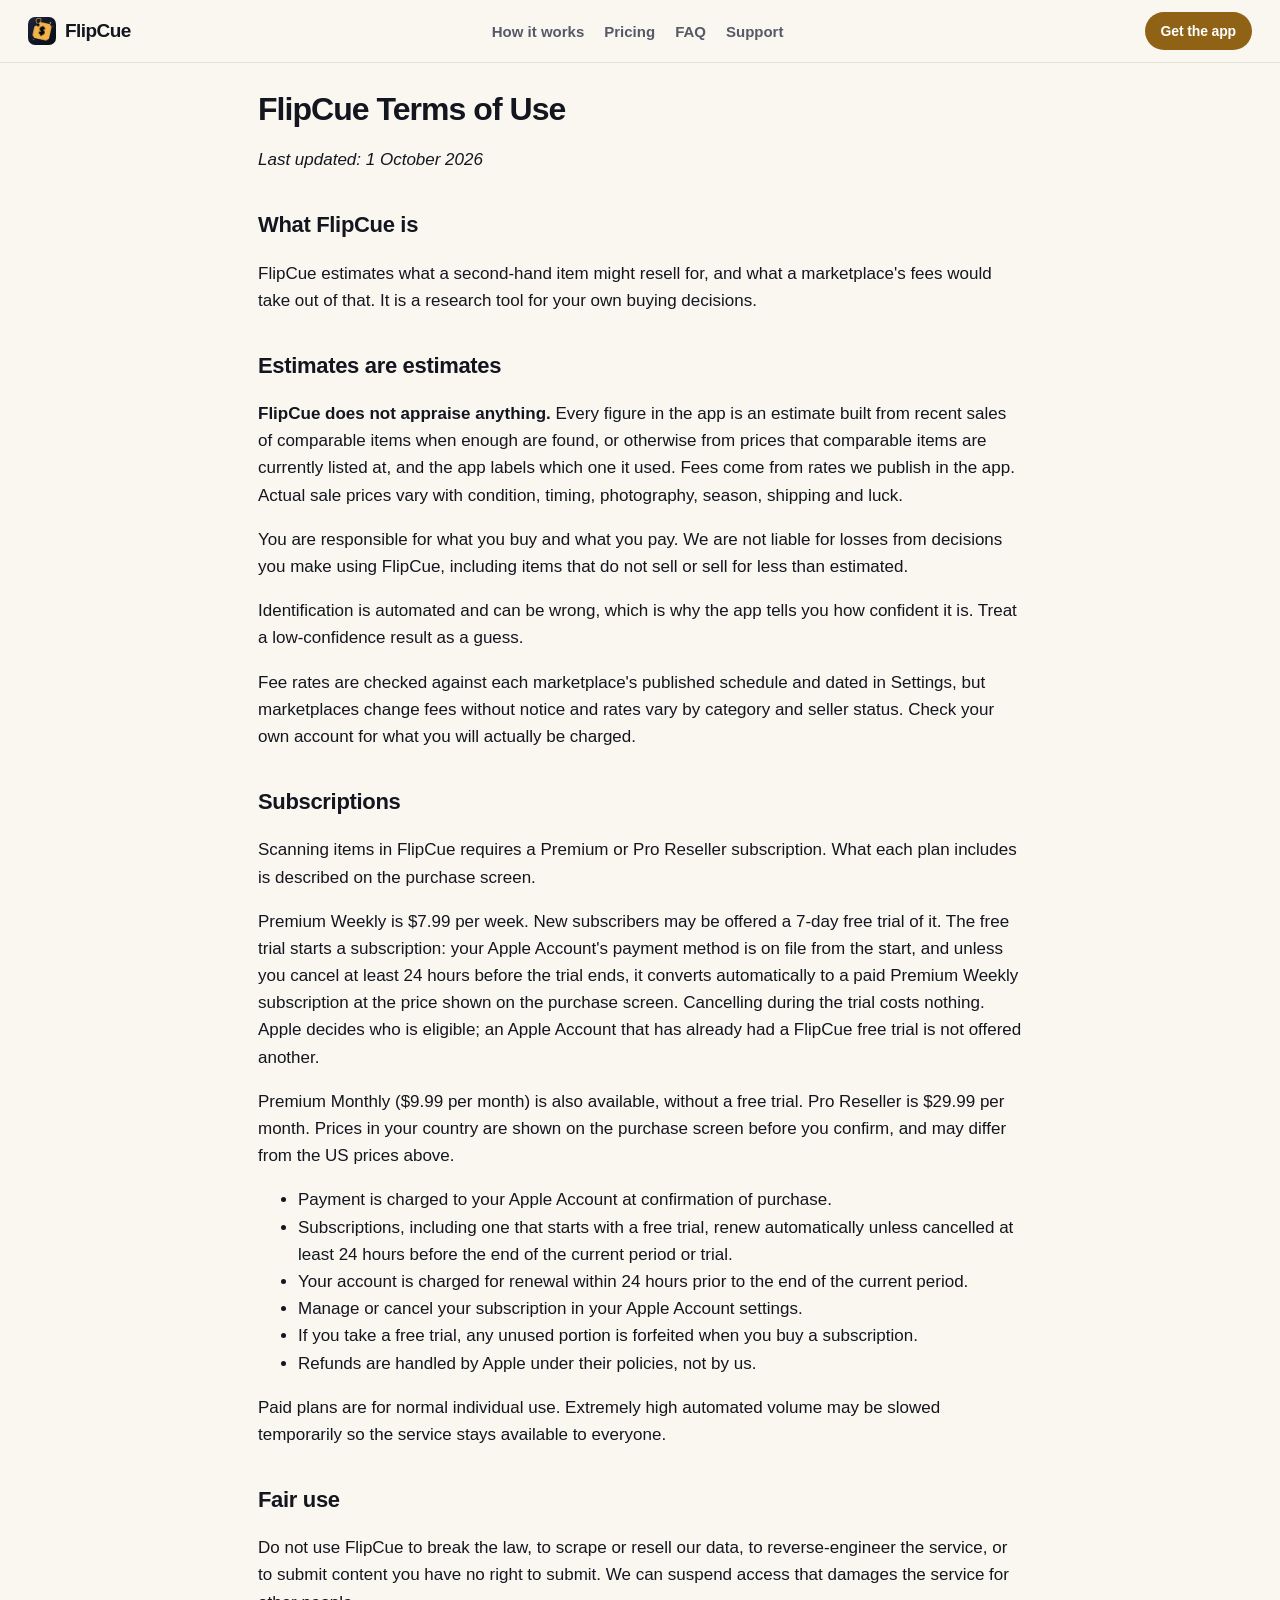
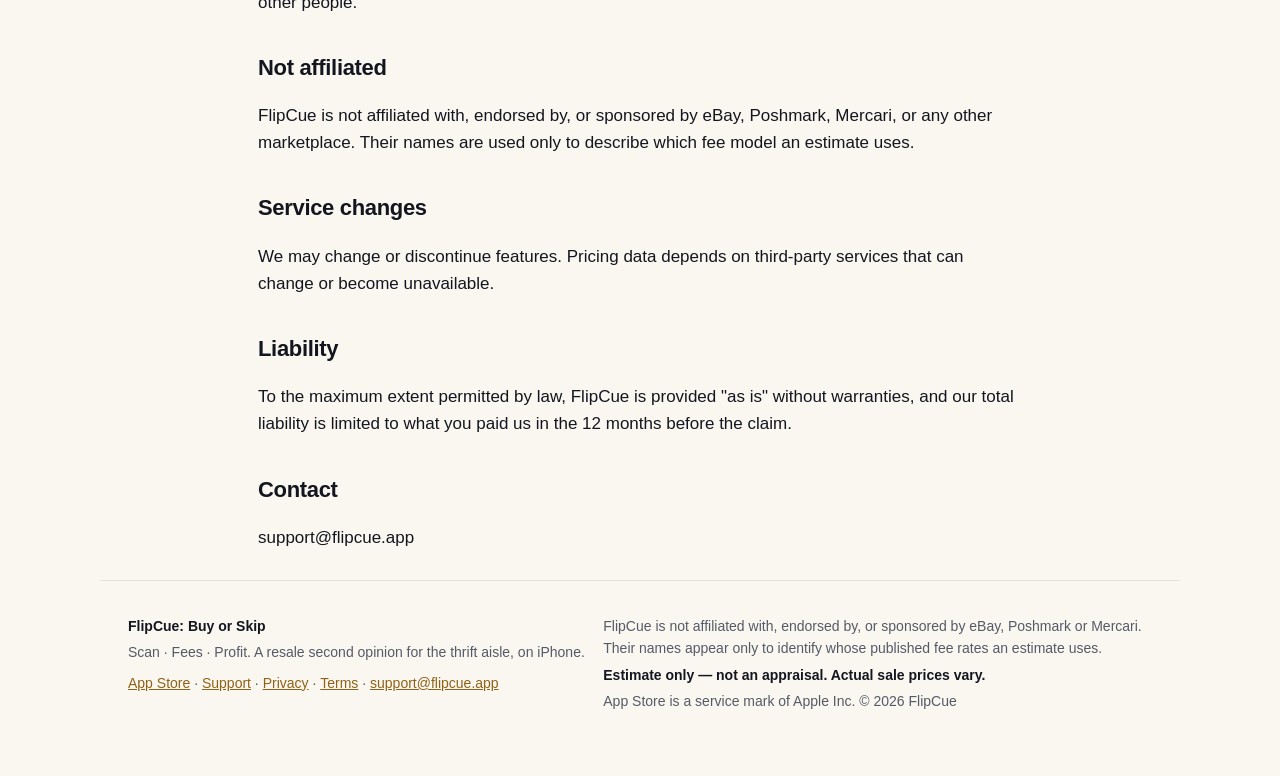
<file: terms.html>
<!DOCTYPE html>
<html lang="en">
<head>
<meta charset="utf-8">
<meta name="viewport" content="width=device-width, initial-scale=1">
<title>Terms of Use · FlipCue</title>
<meta name="description" content="FlipCue terms of use.">
<link rel="canonical" href="https://flipcue.app/terms.html">
<link rel="stylesheet" href="style.css">
<link rel="icon" href="img/icon-64.png" sizes="64x64" type="image/png">
<link rel="apple-touch-icon" href="img/apple-touch-icon.png">
<meta name="color-scheme" content="light dark">
<meta name="theme-color" content="#faf7f1" media="(prefers-color-scheme: light)">
<meta name="theme-color" content="#121318" media="(prefers-color-scheme: dark)">
<meta name="apple-itunes-app" content="app-id=6813861780">
<meta property="og:type" content="website">
<meta property="og:site_name" content="FlipCue">
<meta property="og:title" content="Terms of Use · FlipCue">
<meta property="og:description" content="FlipCue terms of use.">
<meta property="og:url" content="https://flipcue.app/terms.html">
<meta property="og:image" content="https://flipcue.app/img/og.jpg">
<meta property="og:image:width" content="1200">
<meta property="og:image:height" content="630">
<meta property="og:image:alt" content="FlipCue on iPhone: a Coach bag found for $12 with recent sales of $45 to $100, a Buy or Skip verdict, where it nets most, and saved scan history.">
<meta name="twitter:card" content="summary_large_image">
<meta name="twitter:title" content="Terms of Use · FlipCue">
<meta name="twitter:description" content="FlipCue terms of use.">
<meta name="twitter:image" content="https://flipcue.app/img/og.jpg">
<meta name="twitter:image:alt" content="FlipCue on iPhone: a Coach bag found for $12 with recent sales of $45 to $100, a Buy or Skip verdict, where it nets most, and saved scan history.">
</head>
<body>
<a class="skip" href="#main">Skip to content</a>
<header class="bar">
  <a class="wordmark" href="index.html"><img src="img/icon-64.png" alt="" width="28" height="28">FlipCue</a>
  <nav aria-label="Main"><a href="index.html#how">How it works</a><a href="index.html#pricing">Pricing</a><a href="index.html#faq">FAQ</a><a href="support.html">Support</a></nav>
  <a class="btn btn-small" href="https://apps.apple.com/app/id6813861780">Get the app</a>
</header>
<main id="main">
<h1>FlipCue Terms of Use</h1>
<p><em>Last updated: 1 October 2026</em></p>
<h2>What FlipCue is</h2>
<p>FlipCue estimates what a second-hand item might resell for, and what a marketplace&#x27;s fees would take out of that. It is a research tool for your own buying decisions.</p>
<h2>Estimates are estimates</h2>
<p><strong>FlipCue does not appraise anything.</strong> Every figure in the app is an estimate built from recent sales of comparable items when enough are found, or otherwise from prices that comparable items are currently listed at, and the app labels which one it used. Fees come from rates we publish in the app. Actual sale prices vary with condition, timing, photography, season, shipping and luck.</p>
<p>You are responsible for what you buy and what you pay. We are not liable for losses from decisions you make using FlipCue, including items that do not sell or sell for less than estimated.</p>
<p>Identification is automated and can be wrong, which is why the app tells you how confident it is. Treat a low-confidence result as a guess.</p>
<p>Fee rates are checked against each marketplace&#x27;s published schedule and dated in Settings, but marketplaces change fees without notice and rates vary by category and seller status. Check your own account for what you will actually be charged.</p>
<h2>Subscriptions</h2>
<p>Scanning items in FlipCue requires a Premium or Pro Reseller subscription. What each plan includes is described on the purchase screen.</p>
<p>Premium Weekly is $7.99 per week. New subscribers may be offered a 7-day free trial of it. The free trial starts a subscription: your Apple Account&#x27;s payment method is on file from the start, and unless you cancel at least 24 hours before the trial ends, it converts automatically to a paid Premium Weekly subscription at the price shown on the purchase screen. Cancelling during the trial costs nothing. Apple decides who is eligible; an Apple Account that has already had a FlipCue free trial is not offered another.</p>
<p>Premium Monthly ($9.99 per month) is also available, without a free trial. Pro Reseller is $29.99 per month. Prices in your country are shown on the purchase screen before you confirm, and may differ from the US prices above.</p>
<ul>
<li>Payment is charged to your Apple Account at confirmation of purchase.</li>
<li>Subscriptions, including one that starts with a free trial, renew automatically unless cancelled at least 24 hours before the end of the current period or trial.</li>
<li>Your account is charged for renewal within 24 hours prior to the end of the current period.</li>
<li>Manage or cancel your subscription in your Apple Account settings.</li>
<li>If you take a free trial, any unused portion is forfeited when you buy a subscription.</li>
<li>Refunds are handled by Apple under their policies, not by us.</li>
</ul>
<p>Paid plans are for normal individual use. Extremely high automated volume may be slowed temporarily so the service stays available to everyone.</p>
<h2>Fair use</h2>
<p>Do not use FlipCue to break the law, to scrape or resell our data, to reverse-engineer the service, or to submit content you have no right to submit. We can suspend access that damages the service for other people.</p>
<h2>Not affiliated</h2>
<p>FlipCue is not affiliated with, endorsed by, or sponsored by eBay, Poshmark, Mercari, or any other marketplace. Their names are used only to describe which fee model an estimate uses.</p>
<h2>Service changes</h2>
<p>We may change or discontinue features. Pricing data depends on third-party services that can change or become unavailable.</p>
<h2>Liability</h2>
<p>To the maximum extent permitted by law, FlipCue is provided &quot;as is&quot; without warranties, and our total liability is limited to what you paid us in the 12 months before the claim.</p>
<h2>Contact</h2>
<p>support@flipcue.app</p>
</main>
<footer>
  <div class="footgrid">
    <div>
      <p class="wordmark-foot">FlipCue: Buy or Skip</p>
      <p>Scan · Fees · Profit. A resale second opinion for the thrift aisle, on iPhone.</p>
      <p class="footlinks"><a href="https://apps.apple.com/app/id6813861780">App Store</a> · <a href="support.html">Support</a> · <a href="privacy.html">Privacy</a> · <a href="terms.html">Terms</a> · <a href="mailto:support@flipcue.app">support@flipcue.app</a></p>
    </div>
    <div>
      <p>FlipCue is not affiliated with, endorsed by, or sponsored by eBay, Poshmark or Mercari. Their names appear only to identify whose published fee rates an estimate uses.</p>
      <p class="disclaimer">Estimate only — not an appraisal. Actual sale prices vary.</p>
      <p>App Store is a service mark of Apple Inc. &copy; 2026 FlipCue</p>
    </div>
  </div>
</footer>
</body>
</html>
</file>
<file: style.css>
:root {
  --ink: #14161f;
  --muted: #555a66;
  --bronze: #8f6216;
  --gold: #b7791f;
  --line: #e8e1d5;
  --bg: #faf7f1;
  --card: #ffffff;
  --tint: #f3ece0;
  --btn-bg: #8f6216; --btn-ink: #ffffff; --btn-hover: #74500f;
  --shadow: 0 18px 44px rgba(20, 22, 31, 0.10);
}
@media (prefers-color-scheme: dark) {
  :root {
    --ink: #f3efe7; --muted: #b2b5bf; --bronze: #f2b44a; --gold: #f2b44a;
    --line: #2b2e38; --bg: #121318; --card: #1b1d24; --tint: #1f1b14;
    --btn-bg: #f2b44a; --btn-ink: #14161f; --btn-hover: #ffd489;
    --shadow: 0 18px 44px rgba(0, 0, 0, 0.45);
  }
}
* { box-sizing: border-box; }
html { scroll-behavior: smooth; scroll-padding-top: 72px; }
@media (prefers-reduced-motion: reduce) { html { scroll-behavior: auto; } }
body {
  margin: 0; background: var(--bg); color: var(--ink);
  font: 17px/1.6 -apple-system, BlinkMacSystemFont, "Segoe UI", Roboto, Helvetica, Arial, sans-serif;
  -webkit-font-smoothing: antialiased; overflow-wrap: break-word;
}
img { max-width: 100%; }
a { color: var(--bronze); }
:focus-visible { outline: 3px solid var(--bronze); outline-offset: 2px; border-radius: 4px; }
.skip { position: absolute; left: -9999px; top: 8px; z-index: 10; background: var(--card); padding: 8px 14px; border-radius: 8px; }
.skip:focus { left: 12px; }

.bar {
  display: flex; gap: 12px; align-items: center; justify-content: space-between;
  padding: 10px 16px; border-bottom: 1px solid var(--line);
  position: sticky; top: 0; z-index: 5;
  background: var(--bg);
  background: color-mix(in srgb, var(--bg) 92%, transparent);
  -webkit-backdrop-filter: saturate(1.4) blur(12px); backdrop-filter: saturate(1.4) blur(12px);
}
.wordmark { display: inline-flex; align-items: center; gap: 9px; font-weight: 800; font-size: 19px; color: var(--ink); text-decoration: none; letter-spacing: -0.03em; }
.wordmark img { border-radius: 7px; }
.bar nav { display: none; }
.bar nav a { color: var(--muted); text-decoration: none; margin: 0 10px; font-size: 15px; font-weight: 600; }
.bar nav a:hover, .bar nav a[aria-current] { color: var(--bronze); }
@media (min-width: 760px) { .bar { padding: 12px 28px; } .bar nav { display: block; } }

.btn {
  display: inline-block; padding: 15px 28px; border-radius: 999px;
  background: var(--btn-bg); color: var(--btn-ink); font-weight: 800; font-size: 17px;
  text-decoration: none; letter-spacing: -0.01em; box-shadow: 0 10px 24px rgba(143, 98, 22, 0.25);
}
.btn:hover { background: var(--btn-hover); }
.btn-small { padding: 8px 16px; font-size: 14px; box-shadow: none; white-space: nowrap; }

main { max-width: 820px; margin: 0 auto; padding: 0 16px 12px; }
main.wide { max-width: 1080px; }
@media (min-width: 760px) { main { padding: 0 28px 12px; } }

.kicker { margin: 0 0 10px; font-size: 13px; font-weight: 800; letter-spacing: 0.08em; text-transform: uppercase; color: var(--bronze); display: flex; align-items: center; gap: 10px; flex-wrap: wrap; }
.pill { text-transform: none; letter-spacing: 0; font-size: 13px; padding: 3px 11px; border-radius: 999px; background: var(--ink); color: var(--bg); }

/* Hero: words first on a phone, side by side on a wide screen. */
.hero { display: grid; gap: 28px; align-items: center; padding: 34px 0 10px; }
.hero h1 {
  font-size: clamp(34px, 7.4vw, 58px); line-height: 1.04; letter-spacing: -0.04em;
  font-weight: 850; margin: 0 0 16px;
}
.hero h1 em { font-style: normal; color: var(--gold); }
.hero .lede { font-size: 18px; color: var(--muted); max-width: 40ch; margin: 0; }
.hero .lede strong { color: var(--ink); }
.cta { margin: 26px 0 0; display: flex; flex-direction: column; align-items: center; text-align: center; gap: 12px; }
/* Apple's official badge: unaltered artwork, at least 40px tall, clear space around it. */
.store-badge { display: inline-block; padding: 6px 0; line-height: 0; }
.store-badge img { display: block; height: 60px; width: auto; }
@media (min-width: 900px) { .cta { align-items: flex-start; text-align: left; } }
.cta-note { font-size: 14px; color: var(--muted); }
.hero-shot { margin: 0 auto; width: min(320px, 78vw); }
.hero-shot img, .feature-shot img {
  display: block; width: 100%; height: auto; border-radius: 28px;
  border: 1px solid var(--line); box-shadow: var(--shadow); background: #faf7f1;
}
.hero.small { display: block; text-align: center; padding: 60px 0; }
@media (min-width: 900px) {
  .hero { grid-template-columns: 1.15fr 0.85fr; gap: 56px; padding: 56px 0 20px; }
  .hero-shot { width: 340px; margin: 0 0 0 auto; }
}

.trust { list-style: none; padding: 0; margin: 30px 0 0; display: grid; gap: 10px; }
.trust li { position: relative; padding: 12px 14px 12px 44px; background: var(--card); border: 1px solid var(--line); border-radius: 14px; font-size: 15px; font-weight: 600; }
.trust li::before { content: "\2713"; position: absolute; left: 14px; top: 11px; width: 20px; height: 20px; border-radius: 50%; background: var(--bronze); color: var(--card); font-size: 12px; font-weight: 900; display: grid; place-items: center; }
@media (min-width: 760px) { .trust { grid-template-columns: repeat(3, 1fr); } }

.section-title { font-size: clamp(26px, 4.4vw, 36px); line-height: 1.12; letter-spacing: -0.03em; margin: 72px 0 10px; text-align: center; }
.section-lede { text-align: center; color: var(--muted); max-width: 54ch; margin: 0 auto 24px; }

.stepgrid { list-style: none; padding: 0; display: grid; gap: 14px; margin: 22px 0 0; }
@media (min-width: 760px) { .stepgrid { grid-template-columns: repeat(3, 1fr); } }
.stepgrid li { background: var(--card); border: 1px solid var(--line); border-radius: 18px; padding: 22px 20px; }
.num { display: inline-grid; place-items: center; width: 32px; height: 32px; border-radius: 10px; background: var(--btn-bg); color: var(--btn-ink); font-weight: 800; font-size: 15px; margin-bottom: 10px; }
.stepgrid h3 { margin: 0 0 6px; font-size: 19px; letter-spacing: -0.015em; }
.stepgrid p { font-size: 15px; color: var(--muted); margin: 0; }

/* Feature rows: one screenshot each, alternating sides on a wide screen. */
.feature { display: grid; gap: 22px; align-items: center; margin: 52px 0 0; }
.feature h2 { font-size: clamp(28px, 5vw, 40px); line-height: 1.08; letter-spacing: -0.035em; margin: 0 0 14px; }
.feature p { color: var(--muted); margin: 0 0 12px; max-width: 46ch; }
.feature p strong { color: var(--ink); }
.feature-shot { margin: 0 auto; width: min(260px, 68vw); }
@media (min-width: 900px) {
  .feature { grid-template-columns: 1fr 1fr; gap: 48px; margin-top: 60px; }
  .feature-shot { width: 240px; }
  .feature.flip .feature-text { order: 2; }
  .feature.flip .feature-shot { order: 1; margin-left: auto; margin-right: 0; }
}

.pricing { margin-top: 24px; }
.plans { display: grid; gap: 16px; margin: 26px 0 16px; }
@media (min-width: 640px) { .plans { grid-template-columns: repeat(2, 1fr); } }
@media (min-width: 1000px) { .plans { grid-template-columns: repeat(4, 1fr); } }
.plan { position: relative; background: var(--card); border: 1px solid var(--line); border-radius: 18px; padding: 24px 18px 20px; }
.plan.featured { border-color: var(--bronze); box-shadow: 0 0 0 2px var(--bronze) inset; }
.plan.pro { background: #14161f; border-color: #14161f; }
.plan.pro h3, .plan.pro p { color: #f3efe7; }
.plan.pro .price { color: #f2b44a; }
.plan.pro .price span { color: #c9c4ba; }
@media (prefers-color-scheme: dark) { .plan.pro, .cta-band { background: #0b0c10; border: 1px solid #3a3322; } }
.plan h3 { margin: 0 0 4px; font-size: 17px; }
.plan .tag { position: absolute; top: -12px; left: 16px; margin: 0; padding: 3px 11px; border-radius: 999px; background: var(--btn-bg); color: var(--btn-ink); font-size: 12px; font-weight: 800; }
.plan p { font-size: 14px; color: var(--muted); margin: 0; }
.plan p.price { font-size: 32px; font-weight: 850; letter-spacing: -0.03em; margin: 2px 0 10px; color: var(--ink); }
.price span { font-size: 14px; font-weight: 600; color: var(--muted); margin-left: 2px; }
.fineprint { font-size: 13px; color: var(--muted); text-align: center; max-width: 72ch; margin: 0 auto; }

.faq { max-width: 760px; margin: 0 auto; }
.faq details { background: var(--card); border: 1px solid var(--line); border-radius: 14px; padding: 4px 18px; margin-bottom: 10px; }
.faq summary { cursor: pointer; font-weight: 700; padding: 12px 0; list-style: none; }
.faq summary::-webkit-details-marker { display: none; }
.faq summary::before { content: "+"; display: inline-block; width: 22px; color: var(--bronze); font-weight: 800; }
.faq details[open] summary::before { content: "\2013"; }
.faq p { color: var(--muted); font-size: 15px; margin: 0 0 14px 22px; }

.cta-band { text-align: center; margin: 80px 0 24px; padding: 44px 20px; border-radius: 26px; background: #14161f; color: #f3efe7; }
.cta-band h2 { margin: 0 0 20px; font-size: clamp(26px, 4.4vw, 36px); letter-spacing: -0.03em; color: #fff; }
.cta-band p { margin: 0; }
.cta-band .btn { background: #f2b44a; color: #14161f; }
.cta-band .btn:hover { background: #ffd489; }
.cta-band .cta-note { display: block; margin-top: 14px; color: #c9c4ba; }

/* Long-form pages: support, privacy, terms. */
main:not(.wide) { padding-top: 28px; }
h1 { font-size: 32px; line-height: 1.18; letter-spacing: -0.03em; margin: 0 0 16px; }
main:not(.wide) h2 { font-size: 22px; margin: 34px 0 10px; letter-spacing: -0.015em; }
h3 { font-size: 17px; margin: 24px 0 6px; }
blockquote { margin: 18px 0; padding: 12px 18px; border-left: 3px solid var(--bronze); background: var(--card); color: var(--muted); }
code { background: var(--card); border: 1px solid var(--line); border-radius: 5px; padding: 1px 5px; font-size: 14px; }
hr { border: 0; border-top: 1px solid var(--line); margin: 30px 0; }

footer { max-width: 1080px; margin: 0 auto; padding: 30px 16px 60px; color: var(--muted); font-size: 14px; border-top: 1px solid var(--line); }
@media (min-width: 760px) { footer { padding: 30px 28px 60px; } }
.footgrid { display: grid; gap: 18px; }
@media (min-width: 760px) { .footgrid { grid-template-columns: 1fr 1.2fr; } }
footer p { margin: 4px 0; }
.footlinks a { display: inline-block; padding: 4px 0; }
.wordmark-foot { font-weight: 800; color: var(--ink); }
.disclaimer { font-weight: 700; color: var(--ink); }
</file>
